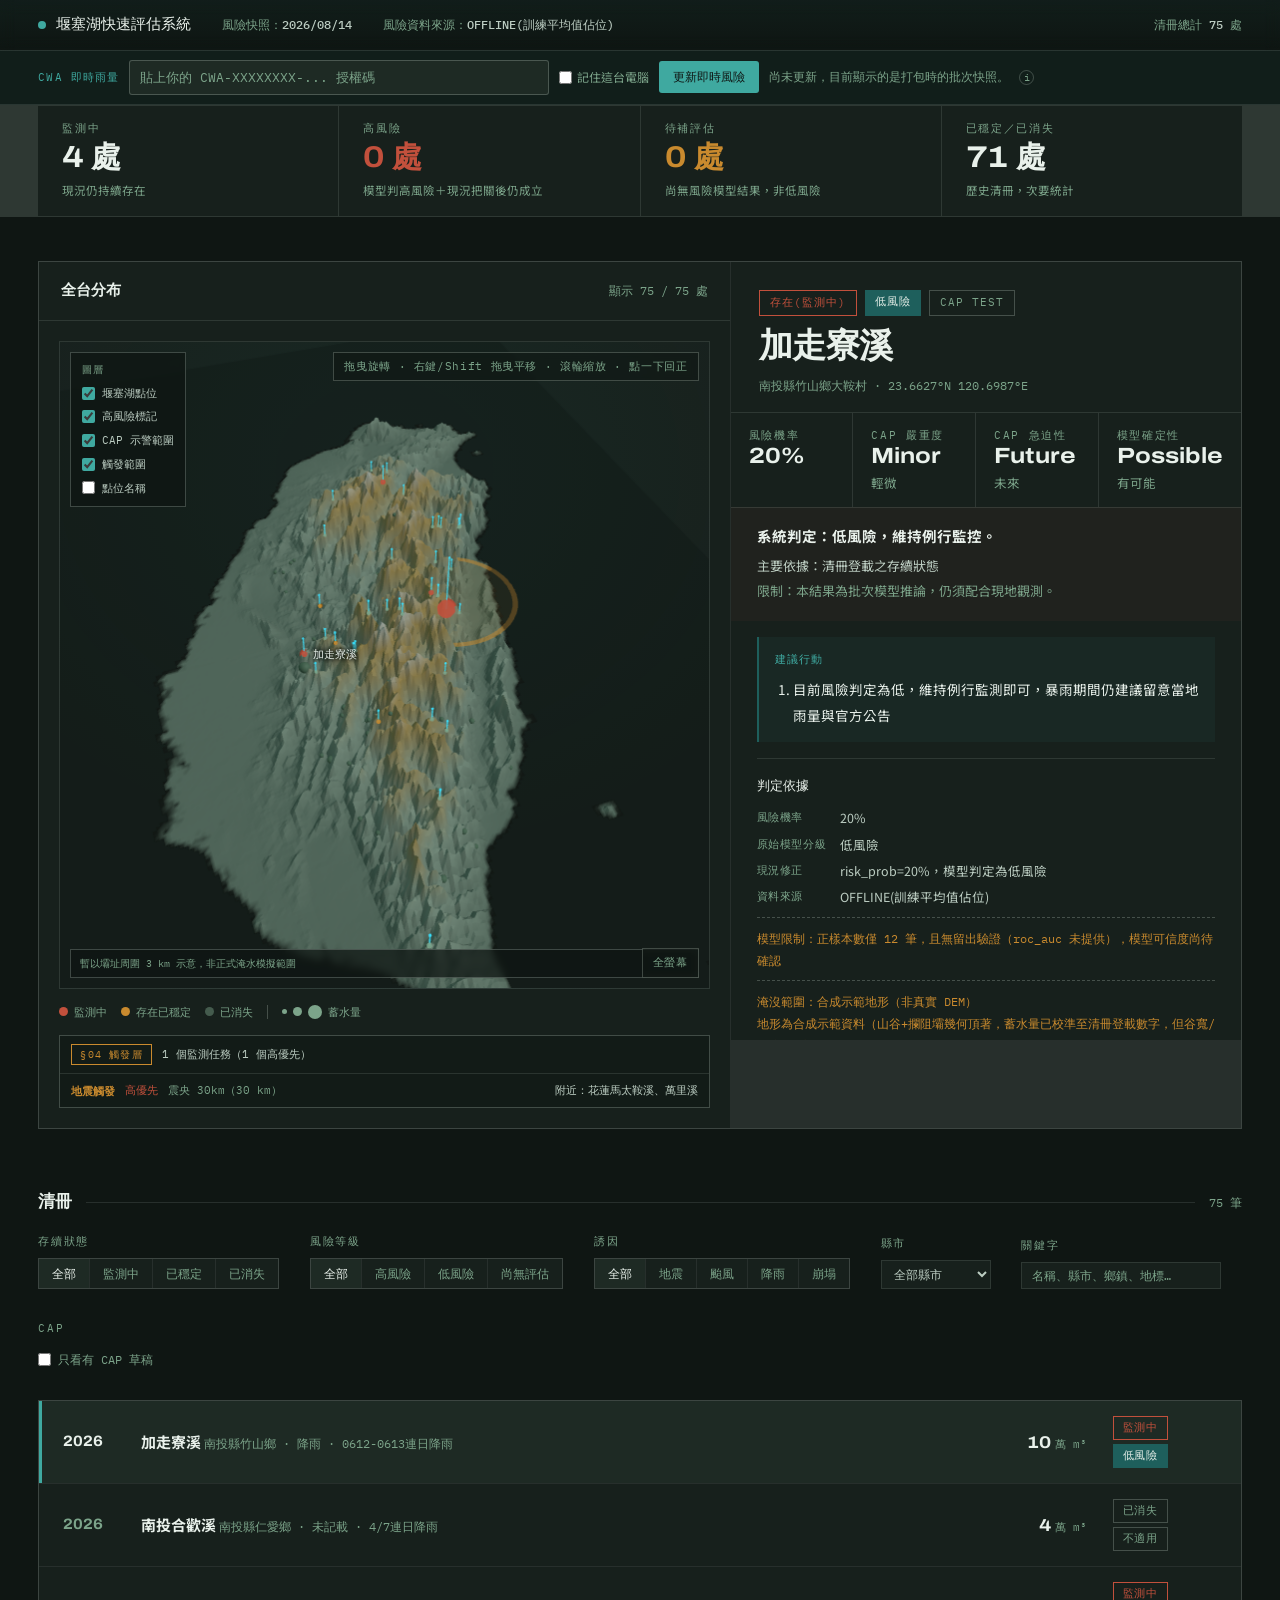
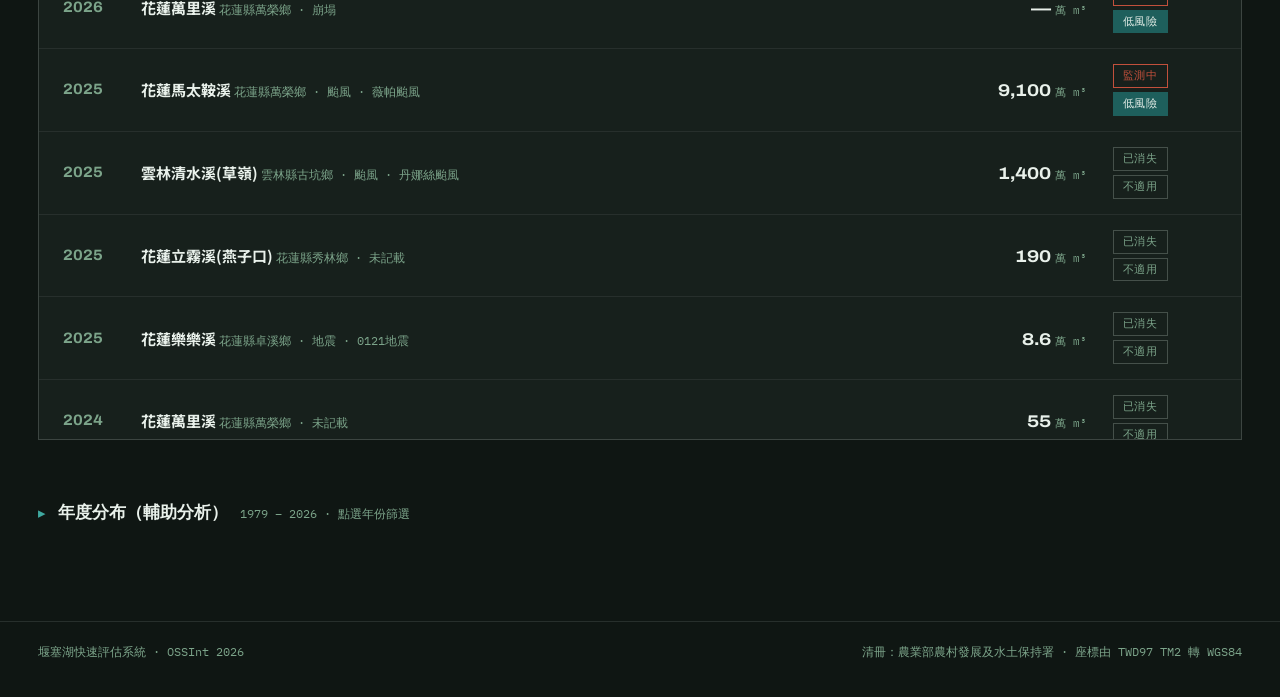
<file: code/dashboard/index.html>
<!DOCTYPE html>
<html lang="zh-Hant">
<head>
<meta charset="UTF-8">
<meta name="viewport" content="width=device-width, initial-scale=1.0">
<title>全台堰塞湖清冊 · 空間分析</title>
<link rel="preconnect" href="https://fonts.googleapis.com">
<link rel="preconnect" href="https://fonts.gstatic.com" crossorigin>
<link href="https://fonts.googleapis.com/css2?family=Archivo:wdth,wght@75..125,400..800&family=Noto+Sans+TC:wght@400;500;700&family=IBM+Plex+Mono:wght@400;500&display=swap" rel="stylesheet">
<link rel="stylesheet" href="styles.css">
</head>
<body>

<!-- 第一層：系統名稱與資料狀態 -->
<div class="statusbar">
  <div class="wrap">
    <span class="sysname"><span class="pulse"></span>堰塞湖快速評估系統</span>
    <span class="stat-meta">風險快照：<b data-bind="riskSnapshotDate">—</b></span>
    <span class="stat-meta">風險資料來源：<b data-bind="riskSource">農村水保署／ERA5-Land</b></span>
    <span class="spacer"></span>
    <span class="stat-meta">清冊總計 <b data-bind="countAll">—</b> 處</span>
  </div>
</div>

<!-- 即時雨量：在瀏覽器端直接呼叫 CWA API，金鑰只留在這台電腦（可選擇是否記住） -->
<div class="livebar">
  <div class="wrap livebar-inner">
    <span class="livebar-label">CWA 即時雨量</span>
    <input type="password" id="cwaKeyInput" class="livebar-input"
           placeholder="貼上你的 CWA-XXXXXXXX-... 授權碼" autocomplete="off">
    <label class="livebar-remember">
      <input type="checkbox" id="cwaKeyRemember">記住這台電腦
    </label>
    <button class="livebar-btn" id="cwaFetchBtn" type="button">更新即時風險</button>
    <span class="livebar-status" id="liveStatus">尚未更新，目前顯示的是打包時的批次快照。</span>
    <span class="capbar-info" tabindex="0"
          title="在你的瀏覽器裡直接呼叫 CWA 開放資料 API，金鑰只存在這台電腦（勾選「記住」才會寫進瀏覽器本機儲存），不會送到任何第三方伺服器。留空按「更新」會改用訓練平均值 offline 佔位。">i</span>
  </div>
</div>

<!-- 第二層：全台風險概況 KPI -->
<div class="kpi-bar">
  <div class="wrap kpi-grid">
    <div class="kpi-card">
      <span class="label">監測中</span>
      <b class="num" data-bind="countWatch">—</b>
      <span class="sub">現況仍持續存在</span>
    </div>
    <div class="kpi-card kpi-danger">
      <span class="label">高風險</span>
      <b class="num" data-bind="countHighRisk">—</b>
      <span class="sub">模型判高風險＋現況把關後仍成立</span>
    </div>
    <div class="kpi-card kpi-warning">
      <span class="label">待補評估</span>
      <b class="num" data-bind="countUnassessed">—</b>
      <span class="sub">尚無風險模型結果，非低風險</span>
    </div>
    <div class="kpi-card">
      <span class="label">已穩定／已消失</span>
      <b class="num" data-bind="countStableOrGone">—</b>
      <span class="sub">歷史清冊，次要統計</span>
    </div>
  </div>
</div>

<!-- CAP 示警橫幅：僅在有高風險湖泊時顯示 -->
<div class="capbar" id="capBar" hidden>
  <div class="wrap capbar-inner">
    <span class="capbar-badge">CAP 示警</span>
    <span class="capbar-text" data-bind="capBarText">—</span>
    <span class="capbar-info" tabindex="0" title="批次風險快照，非現地實測，詳見各湖 CAP 區塊">i</span>
    <button class="capbar-viewall" id="capBarViewAll" type="button">查看全部</button>
    <div class="capbar-chips" id="capBarChips"></div>
  </div>
</div>

<main class="wrap">

  <!-- 主視圖 -->
  <section class="board">

    <div class="panel map-panel">
      <div class="panel-head">
        <h2>全台分布</h2>
        <span class="head-note" data-bind="mapCount">—</span>
      </div>

      <div class="map-stage">
        <div class="map3d-wrap" id="map3dWrap">
          <canvas id="map3dCanvas" aria-label="台灣立體地形圖，標示歷年堰塞湖位置" role="img"></canvas>
          <div class="map3d-labels" id="map3dLabels"></div>

          <div class="layer-control" role="group" aria-label="地圖圖層控制">
            <span class="lc-title">圖層</span>
            <label><input type="checkbox" id="layerPoints" checked>堰塞湖點位</label>
            <label><input type="checkbox" id="layerHighRisk" checked>高風險標記</label>
            <label><input type="checkbox" id="layerCapArea" checked>CAP 示警範圍</label>
            <label><input type="checkbox" id="layerTriggerAreas" checked>觸發範圍</label>
            <label><input type="checkbox" id="layerLabels">點位名稱</label>
          </div>
          <div class="cap-preview-note">暫以壩址周圍 3 km 示意，非正式淹水模擬範圍</div>

          <div class="map-hover-card" id="mapHoverCard" hidden></div>

          <button class="map3d-hint" id="map3dReset" type="button">拖曳旋轉 · 右鍵/Shift 拖曳平移 · 滾輪縮放 · 點一下回正</button>

          <button class="map3d-fullscreen" id="map3dFullscreen" type="button" aria-label="全螢幕檢視地圖">全螢幕</button>
        </div>

        <div class="map-legend">
          <span><i class="key k-watch"></i>監測中</span>
          <span><i class="key k-stable"></i>存在已穩定</span>
          <span><i class="key k-gone"></i>已消失</span>
          <span class="sep"></span>
          <span class="scale"><i class="key sz-s"></i><i class="key sz-m"></i><i class="key sz-l"></i>蓄水量</span>
        </div>

        <div class="trigger-panel" id="triggerPanel" hidden>
          <div class="tp-head">
            <span class="tp-badge">§04 觸發層</span>
            <span class="tp-text" data-bind="triggerSummary">—</span>
          </div>
          <div class="trigger-list" id="triggerList"></div>
        </div>
      </div>
    </div>

    <div class="panel detail-panel">
      <div class="detail-head">
        <div class="badges">
          <span class="badge badge-status" data-bind="statusBadge">—</span>
          <span class="badge badge-risk" data-bind="riskBadge" hidden></span>
          <span class="badge badge-cap" hidden>CAP TEST</span>
        </div>
        <h1 data-bind="name">—</h1>
        <span class="where" data-bind="where">—</span>
      </div>

      <div class="decision-summary" id="decisionSummary"></div>

      <div class="conclusion" id="conclusion"></div>

      <div class="action-card" id="actionCard"></div>

      <div class="evidence-card" id="evidenceCard"></div>

      <div class="evidence-card" id="forecastCard"></div>

      <details class="basic-facts">
        <summary>基本資料</summary>
        <div class="readout">
          <div class="cell">
            <span class="label">蓄水量</span>
            <div><span class="num" data-bind="volume">—</span><span class="unit">萬 m³</span></div>
            <div class="sub" data-bind="volumeNote">—</div>
          </div>
          <div class="cell">
            <span class="label">形成年度</span>
            <div><span class="num" data-bind="year">—</span></div>
            <div class="sub" data-bind="formed">—</div>
          </div>
          <div class="cell">
            <span class="label">持續時間</span>
            <div><span class="num" data-bind="duration">—</span><span class="unit" data-bind="durationUnit"></span></div>
            <div class="sub" data-bind="durationNote">—</div>
          </div>
        </div>
        <dl class="facts" id="facts"></dl>
      </details>

      <div class="cap-block" id="capBlock"></div>
    </div>
  </section>

  <!-- 篩選與清單 -->
  <section class="sec">
    <div class="sec-head">
      <h2>清冊</h2>
      <span class="rule"></span>
      <span class="count" data-bind="listCount">—</span>
    </div>

    <div class="filterbar">
      <div class="filter-group" role="group" aria-label="依存續狀態篩選">
        <span class="label">存續狀態</span>
        <div class="filters">
          <button class="filter is-on" type="button" data-kind="status" data-val="all">全部</button>
          <button class="filter" type="button" data-kind="status" data-val="watch">監測中</button>
          <button class="filter" type="button" data-kind="status" data-val="stable">已穩定</button>
          <button class="filter" type="button" data-kind="status" data-val="gone">已消失</button>
        </div>
      </div>
      <div class="filter-group" role="group" aria-label="依風險等級篩選">
        <span class="label">風險等級</span>
        <div class="filters">
          <button class="filter is-on" type="button" data-kind="risk" data-val="all">全部</button>
          <button class="filter" type="button" data-kind="risk" data-val="high">高風險</button>
          <button class="filter" type="button" data-kind="risk" data-val="low">低風險</button>
          <button class="filter" type="button" data-kind="risk" data-val="none">尚無評估</button>
        </div>
      </div>
      <div class="filter-group" role="group" aria-label="依誘因篩選">
        <span class="label">誘因</span>
        <div class="filters">
          <button class="filter is-on" type="button" data-kind="cause" data-val="all">全部</button>
          <button class="filter" type="button" data-kind="cause" data-val="quake">地震</button>
          <button class="filter" type="button" data-kind="cause" data-val="typhoon">颱風</button>
          <button class="filter" type="button" data-kind="cause" data-val="rain">降雨</button>
          <button class="filter" type="button" data-kind="cause" data-val="slide">崩塌</button>
        </div>
      </div>
      <div class="filter-group">
        <span class="label">縣市</span>
        <select id="countySelect" class="county-select" aria-label="依縣市篩選">
          <option value="all">全部縣市</option>
        </select>
      </div>
      <div class="filter-group">
        <span class="label">關鍵字</span>
        <input type="search" id="searchInput" class="search-input" placeholder="名稱、縣市、鄉鎮、地標…" aria-label="關鍵字搜尋">
      </div>
      <div class="filter-group">
        <span class="label">CAP</span>
        <label class="cap-toggle-label"><input type="checkbox" id="hasCapToggle">只看有 CAP 草稿</label>
      </div>
      <button class="reset" id="resetBtn" type="button" hidden>清除全部</button>
    </div>

    <div class="active-chips" id="activeChips"></div>

    <div class="lakes" id="lakeList"></div>
    <div class="empty" id="listEmpty" hidden>
      <b>沒有符合條件的紀錄</b>
      放寬篩選條件，或按「清除全部」再試一次。
    </div>
  </section>

  <!-- 年度分布：降級為輔助洞察，預設收合，不佔據第一屏 -->
  <section class="sec">
    <details class="timeline-sec">
      <summary>
        <h2 style="display:inline">年度分布（輔助分析）</h2>
        <span class="count">1979 – 2026 · 點選年份篩選</span>
      </summary>
      <div class="panel timeline-panel">
        <svg id="timeline" viewBox="0 0 1200 260" role="img"
             aria-label="各年度堰塞湖形成數量長條圖"></svg>
        <p class="map-note" data-bind="timelineNote">—</p>
        <p class="insight-text">歷史高峰主要集中於重大地震與颱風事件年份。目前圖表反映清冊登載數量，不代表各年度災害嚴重程度。</p>
      </div>
    </details>
  </section>

</main>

<footer>
  <div class="wrap">
    <span>堰塞湖快速評估系統 · OSSInt 2026</span>
    <span>清冊：農業部農村發展及水土保持署 · 座標由 TWD97 TM2 轉 WGS84</span>
  </div>
</footer>

<script src="data/lakes.js"></script>
<script src="data/risk.js"></script>
<script src="data/inundation.js"></script>
<script src="data/forecast.js"></script>
<script src="data/trigger_tasks.js"></script>
<script src="data/terrain.js"></script>
<script src="cap.js"></script>
<script src="vendor/three.min.js"></script>
<script src="map3d.js"></script>
<script src="app.js"></script>
<script src="live.js"></script>
</body>
</html>
</file>
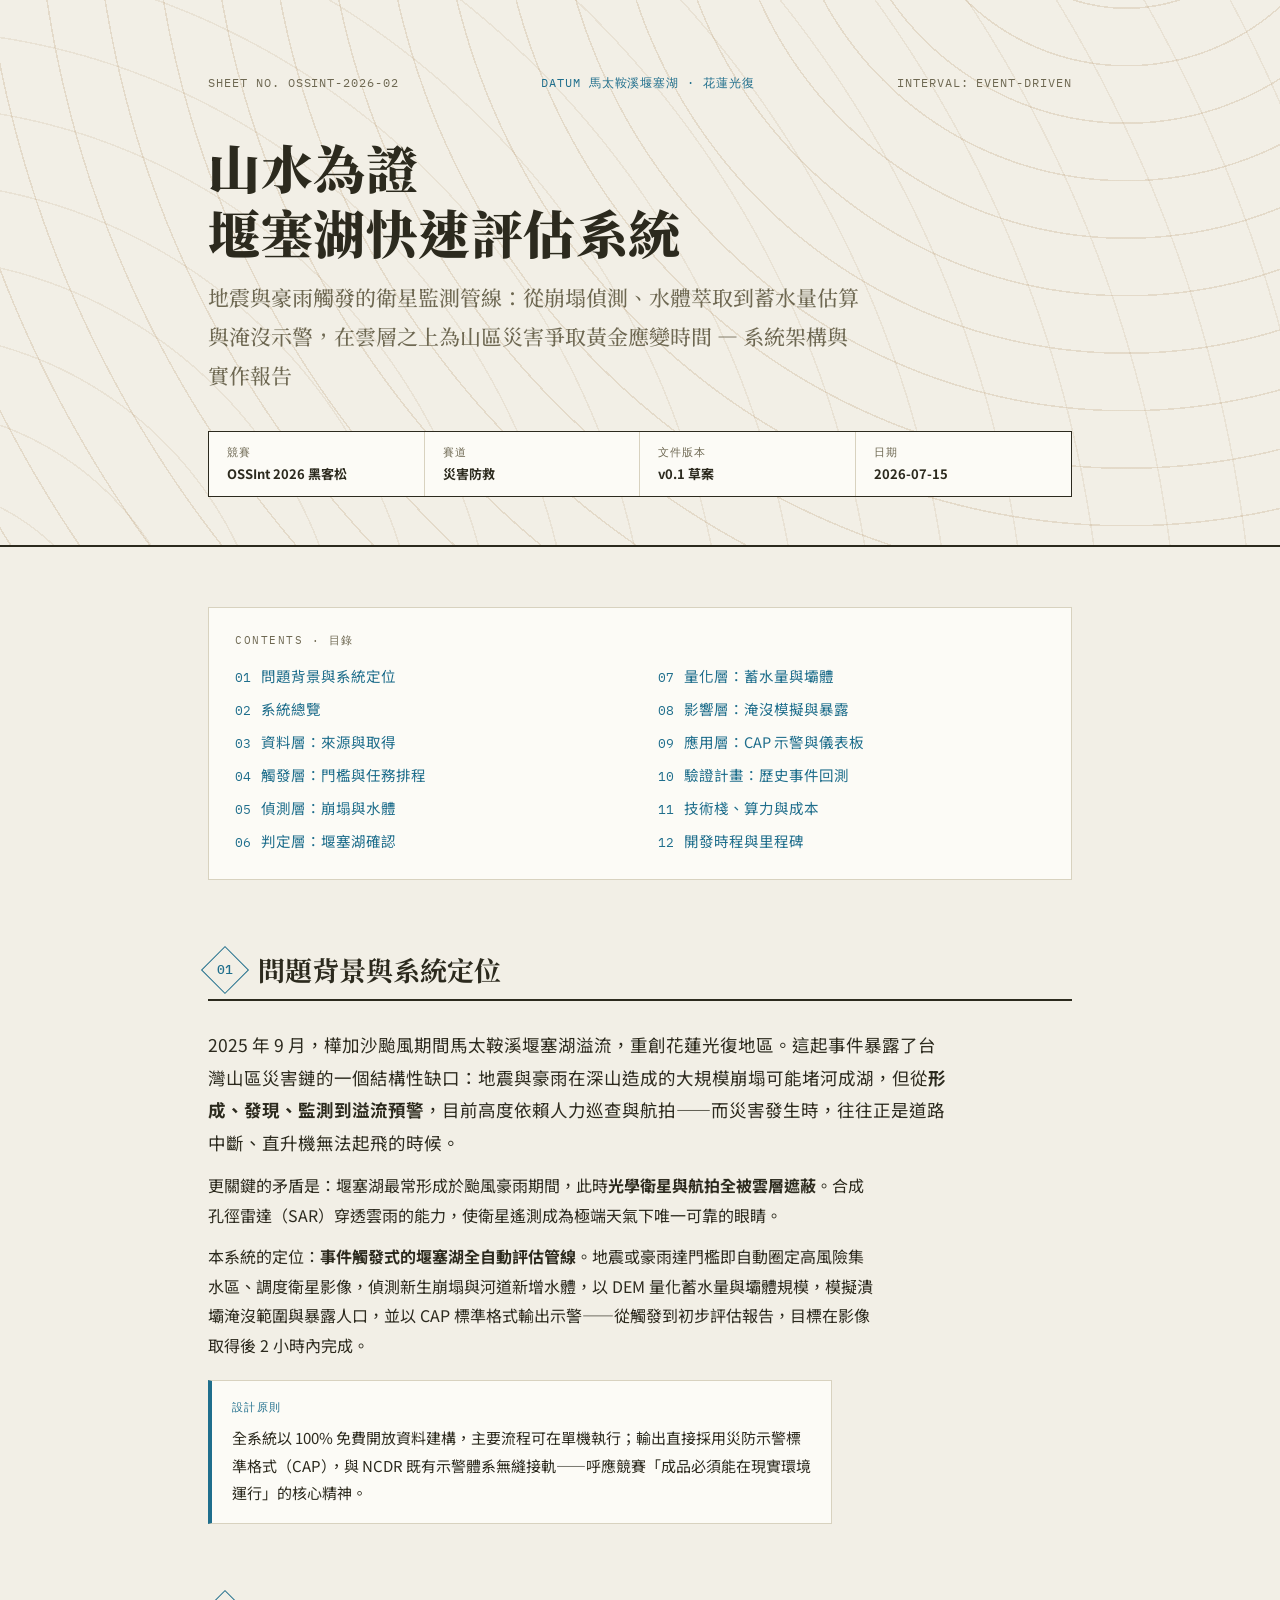
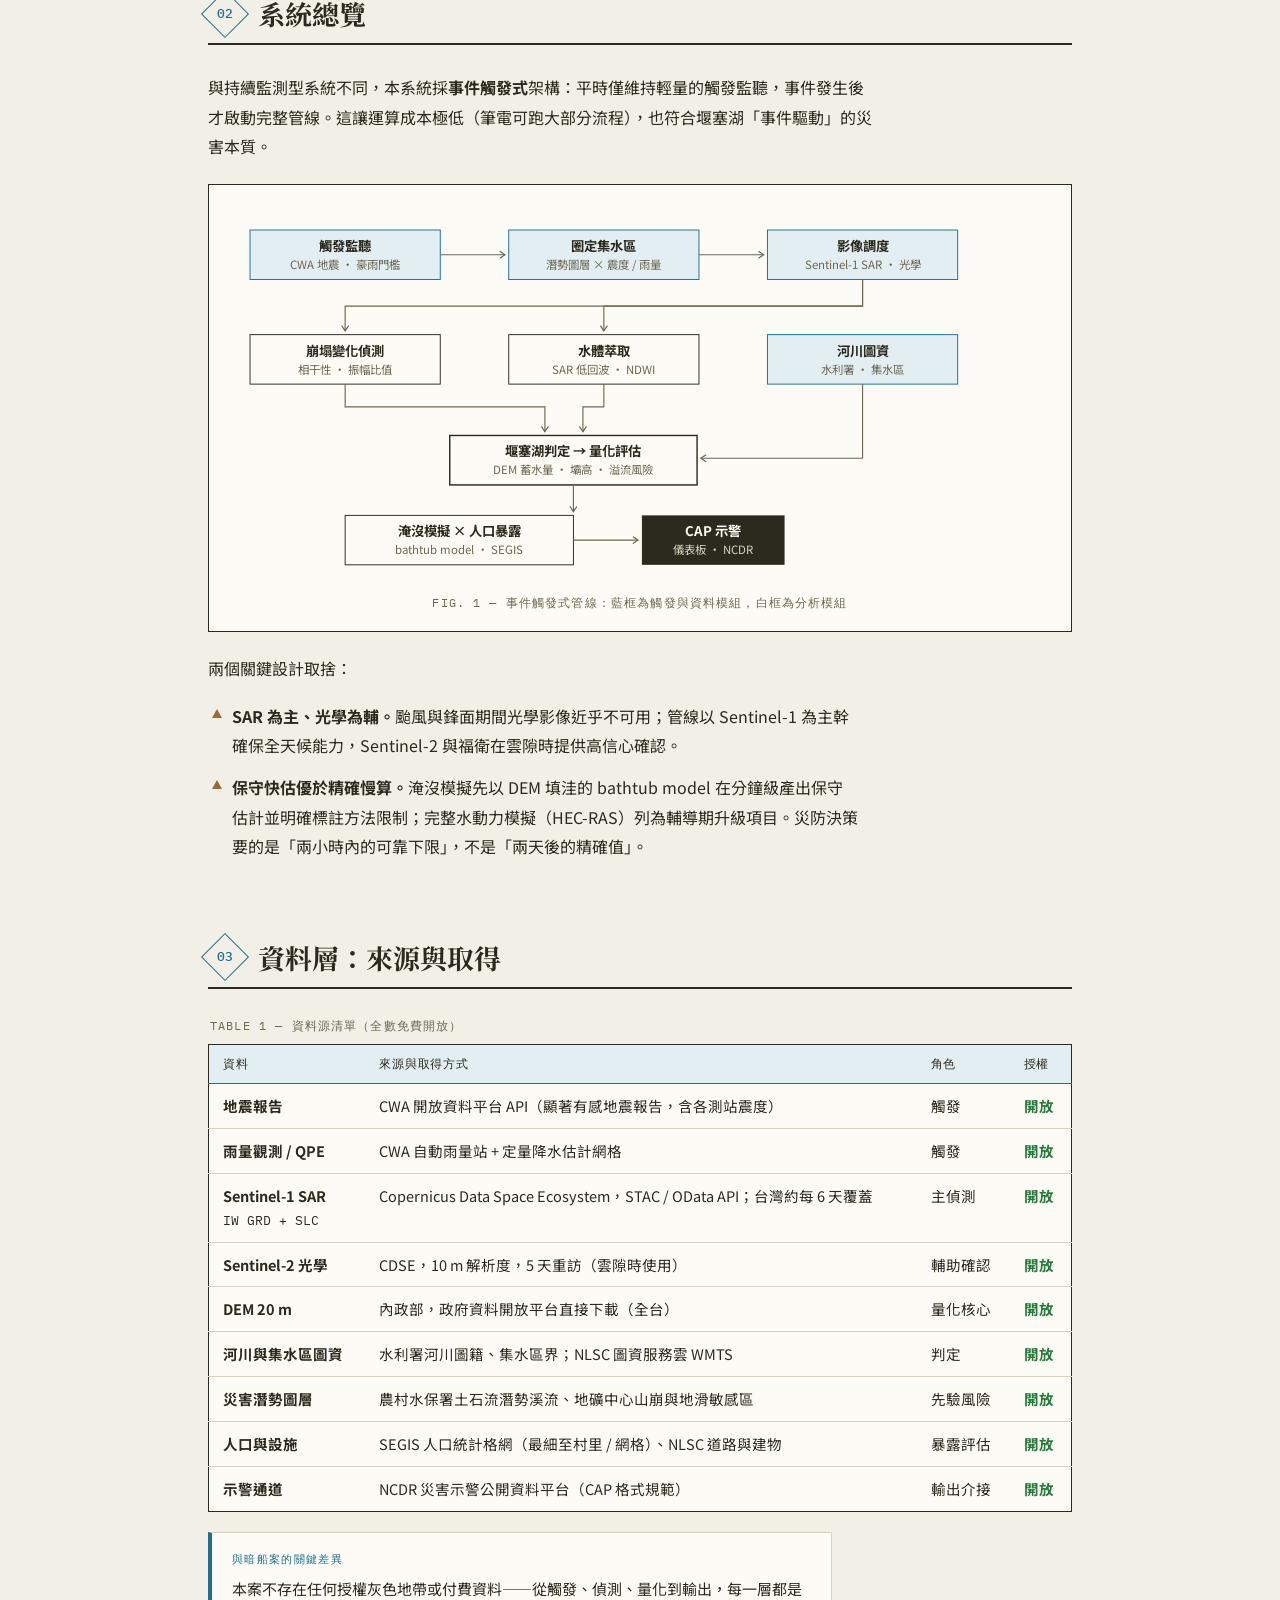
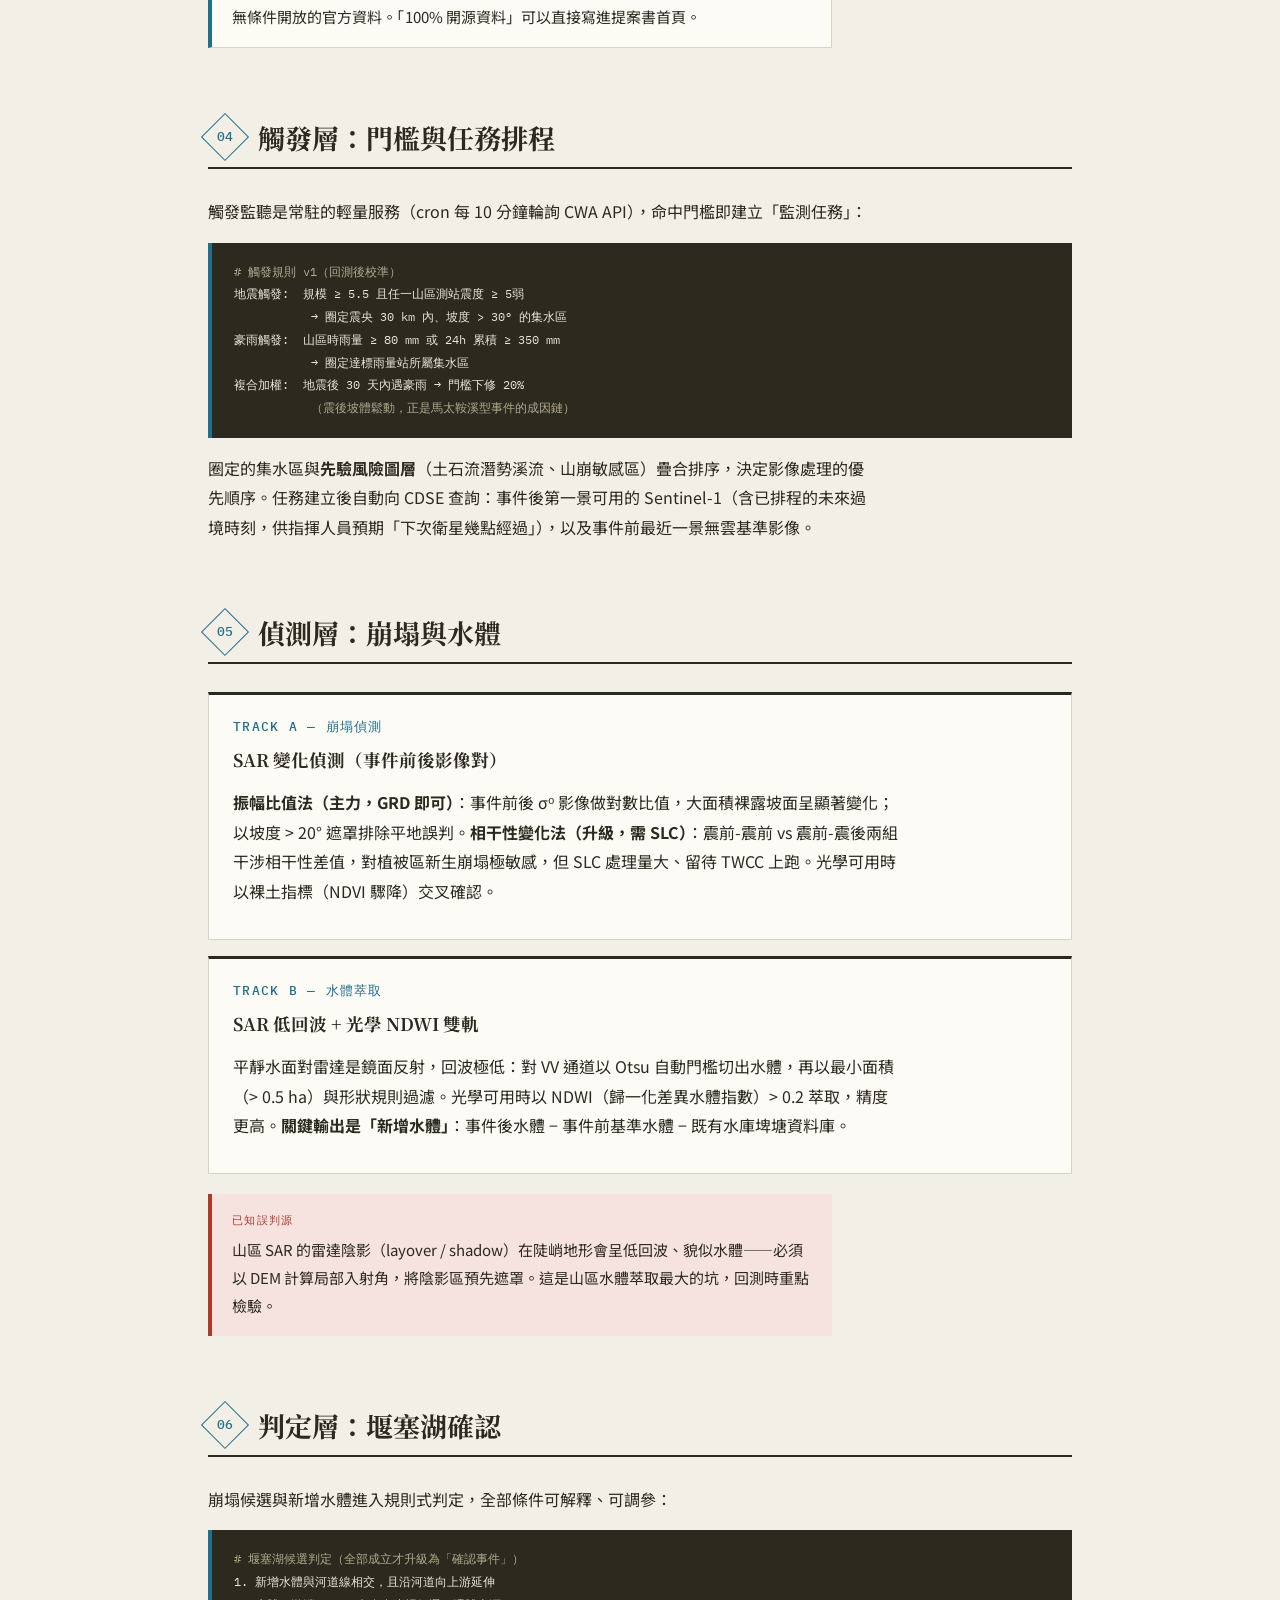
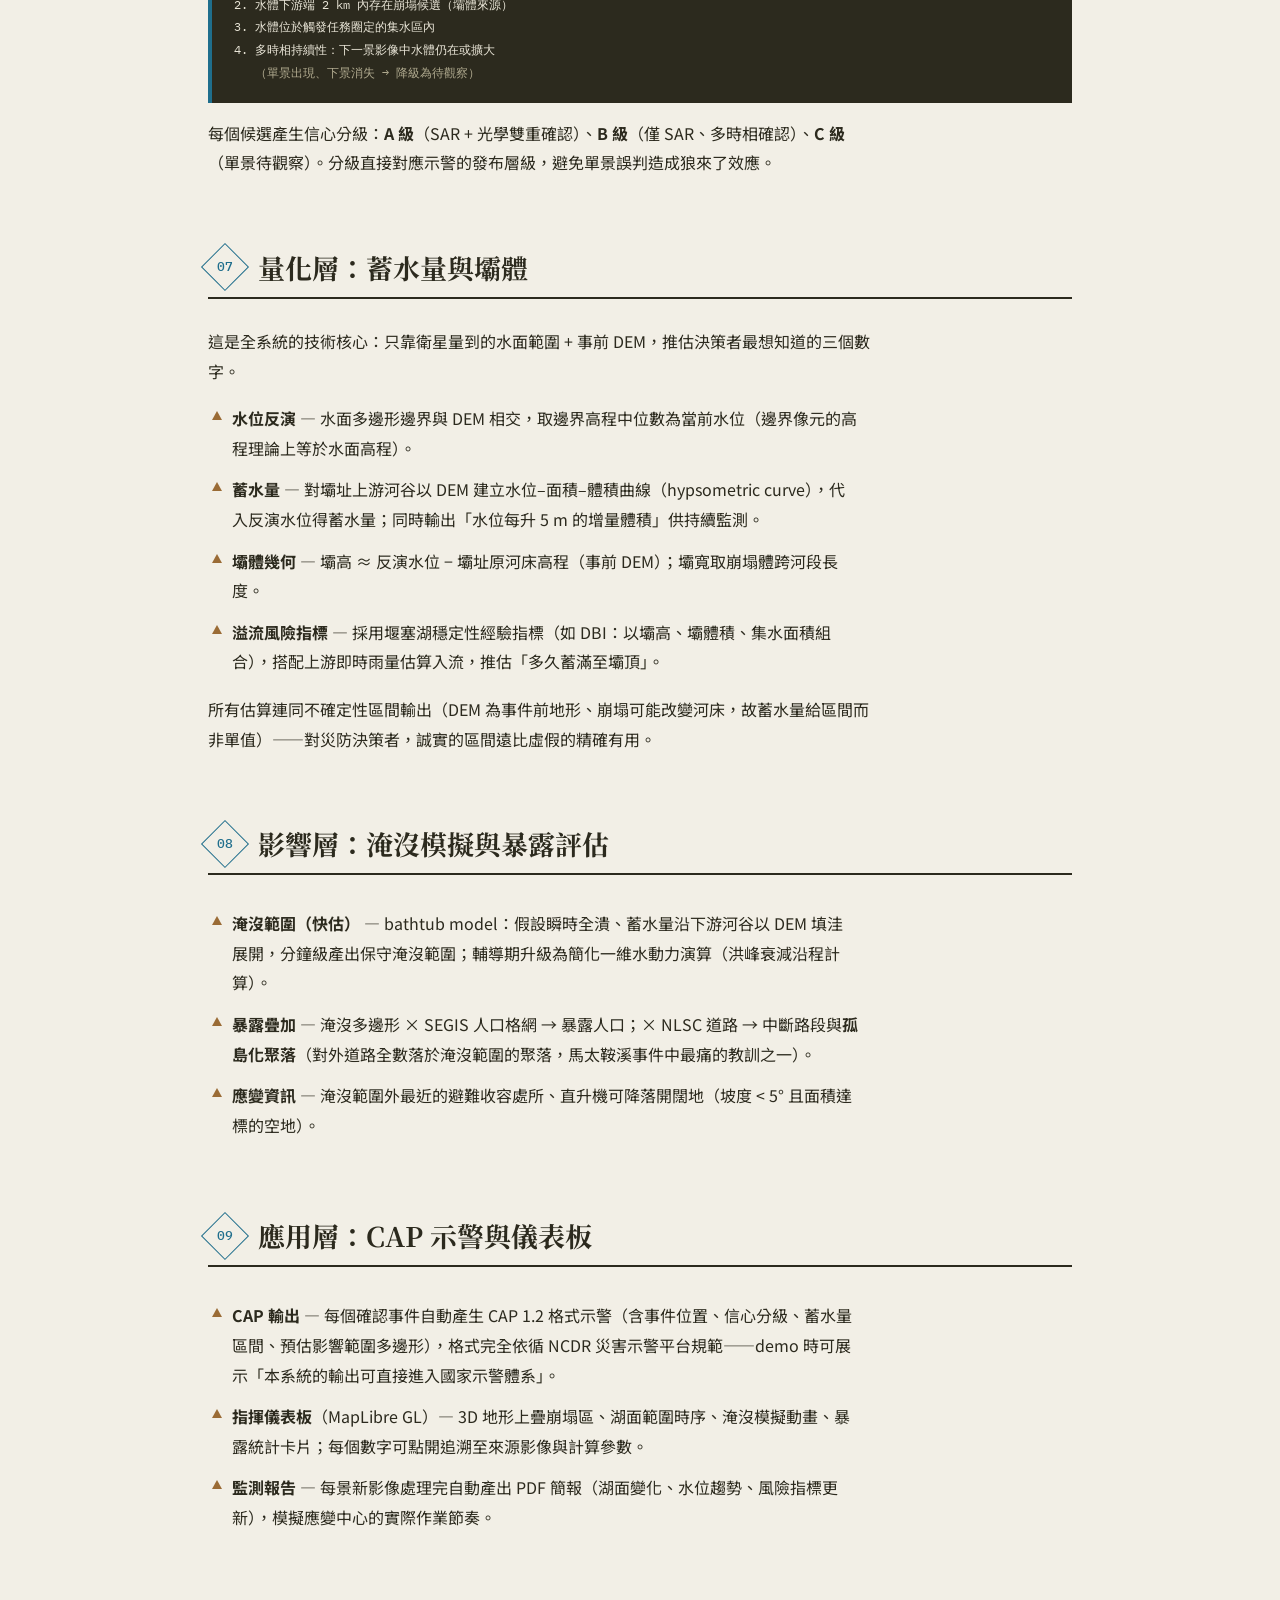
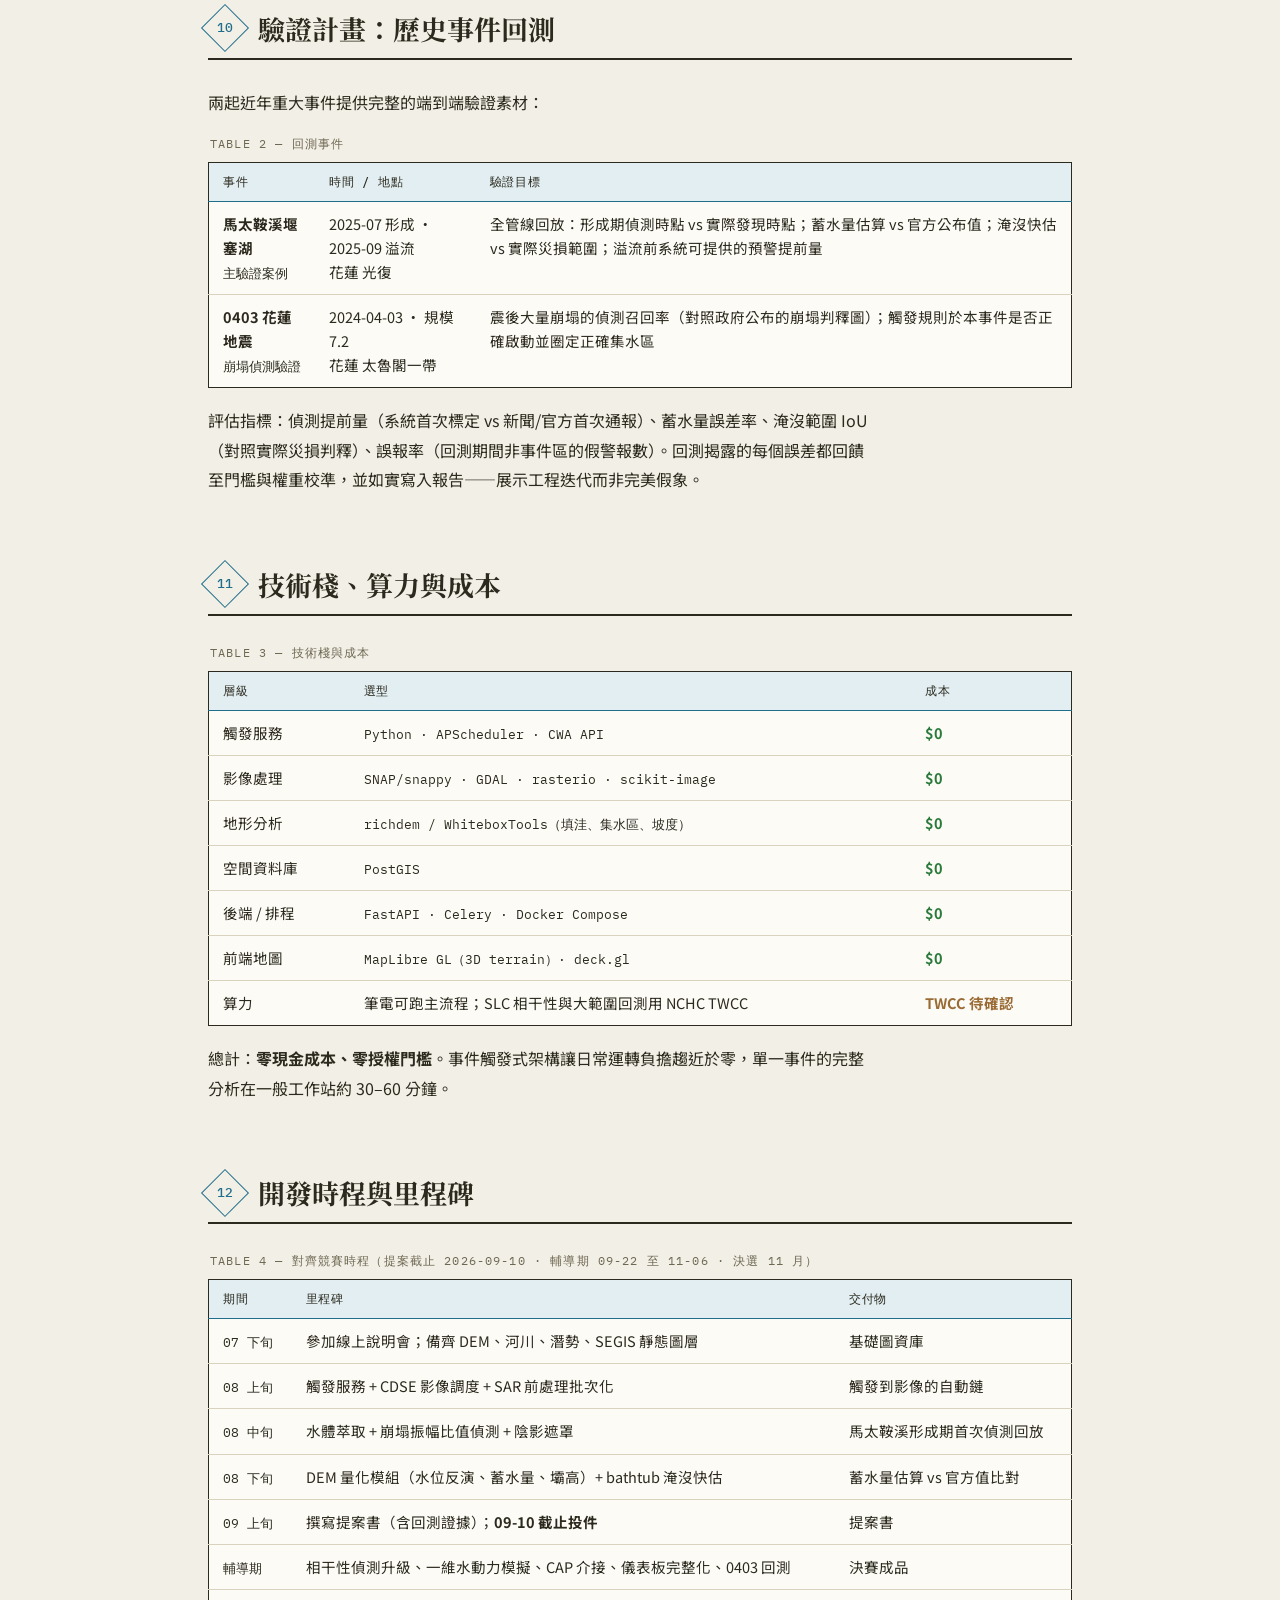
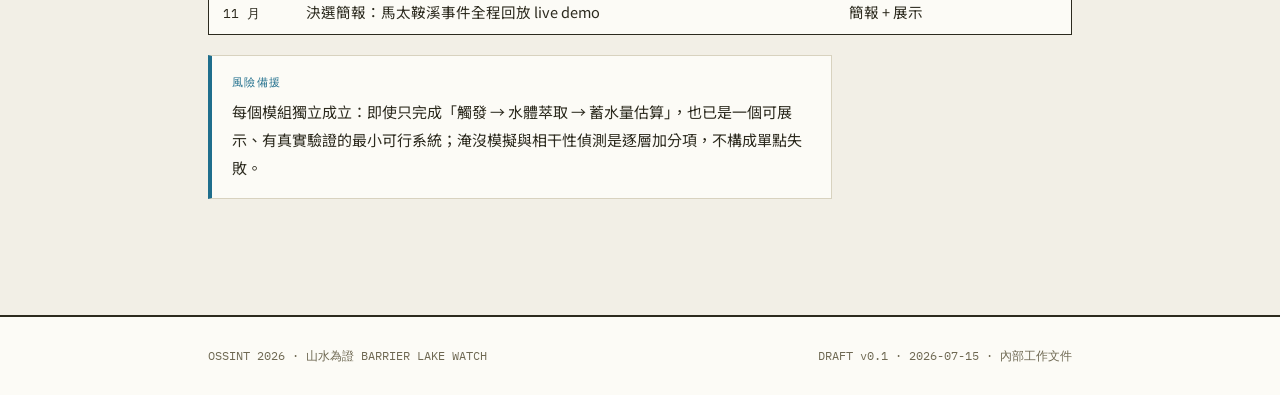
<file: docs/ossint-barrier-lake-architecture.html>
<!DOCTYPE html>
<html lang="zh-Hant">
<head>
<meta charset="UTF-8">
<meta name="viewport" content="width=device-width, initial-scale=1.0">
<title>山水為證：堰塞湖快速評估系統架構報告 — OSSInt 2026</title>
<link rel="preconnect" href="https://fonts.googleapis.com">
<link rel="preconnect" href="https://fonts.gstatic.com" crossorigin>
<link href="https://fonts.googleapis.com/css2?family=Noto+Serif+TC:wght@500;700;900&family=Noto+Sans+TC:wght@400;500;700&family=IBM+Plex+Mono:wght@400;500&display=swap" rel="stylesheet">
<style>
  :root{
    --terrain:#F2EFE6;
    --paper:#FCFBF6;
    --ink:#2C2A1E;
    --muted:#6E6852;
    --hairline:#D8D2BF;
    --river:#1F6E8C;
    --river-soft:#E2EEF2;
    --contour:#9A6B35;
    --hazard:#AE3A2C;
    --hazard-soft:#F6E3DF;
    --mono:'IBM Plex Mono',ui-monospace,monospace;
    --serif:'Noto Serif TC',serif;
    --sans:'Noto Sans TC',system-ui,sans-serif;
  }
  *{box-sizing:border-box;margin:0;padding:0}
  html{scroll-behavior:smooth}
  @media (prefers-reduced-motion: reduce){html{scroll-behavior:auto}}
  body{
    background:var(--terrain);
    color:var(--ink);
    font-family:var(--sans);
    font-size:16px;
    line-height:1.85;
  }
  a{color:var(--river);text-decoration:none;border-bottom:1px solid transparent}
  a:hover,a:focus-visible{border-bottom-color:var(--river)}
  a:focus-visible{outline:2px solid var(--river);outline-offset:2px}

  /* ── Masthead：等高線圖幅角 ── */
  .masthead{
    position:relative;
    border-bottom:2px solid var(--ink);
    background:
      repeating-radial-gradient(circle at 88% -30%, transparent 0 56px, rgba(154,107,53,.16) 56px 57.5px),
      repeating-radial-gradient(circle at -8% 130%, transparent 0 74px, rgba(154,107,53,.10) 74px 75.5px),
      var(--terrain);
    overflow:hidden;
  }
  .masthead-inner{
    max-width:920px;margin:0 auto;
    padding:72px 28px 48px;
    position:relative;
  }
  .sheet-corner{
    font-family:var(--mono);
    font-size:12px;letter-spacing:.08em;
    color:var(--muted);
    display:flex;justify-content:space-between;flex-wrap:wrap;gap:8px;
    margin-bottom:40px;
  }
  .sheet-corner .fix{color:var(--river)}
  h1{
    font-family:var(--serif);font-weight:900;
    font-size:clamp(32px,5.4vw,52px);
    line-height:1.25;letter-spacing:.01em;
  }
  .subtitle{
    font-family:var(--serif);font-weight:500;
    font-size:clamp(17px,2.4vw,21px);
    color:var(--muted);margin-top:14px;max-width:660px;
  }
  .meta-strip{
    margin-top:36px;
    display:flex;flex-wrap:wrap;gap:0;
    border:1px solid var(--ink);
    background:var(--paper);
    font-size:13px;
  }
  .meta-strip div{
    padding:10px 18px;flex:1 1 160px;
    border-right:1px solid var(--hairline);
  }
  .meta-strip div:last-child{border-right:none}
  .meta-strip .k{font-family:var(--mono);font-size:11px;letter-spacing:.1em;color:var(--muted);display:block}
  .meta-strip .v{font-weight:700}

  main{max-width:920px;margin:0 auto;padding:24px 28px 96px}
  .toc{
    background:var(--paper);
    border:1px solid var(--hairline);
    padding:22px 26px;margin:36px 0 12px;
    font-size:14.5px;
  }
  .toc-title{font-family:var(--mono);font-size:11px;letter-spacing:.14em;color:var(--muted);margin-bottom:10px}
  .toc ol{list-style:none;columns:2;column-gap:36px}
  .toc li{padding:3px 0;break-inside:avoid}
  .toc .no{font-family:var(--mono);color:var(--river);margin-right:10px;font-size:12.5px}

  section{margin-top:72px}
  .sec-mark{
    display:flex;align-items:center;gap:16px;
    border-bottom:2px solid var(--ink);
    padding-bottom:12px;margin-bottom:28px;
  }
  .bench{
    font-family:var(--mono);font-weight:500;font-size:12.5px;
    color:var(--river);
    border:1.5px solid var(--river);
    width:34px;height:34px;flex:0 0 34px;
    transform:rotate(45deg);
    display:flex;align-items:center;justify-content:center;
  }
  .bench span{transform:rotate(-45deg)}
  h2{font-family:var(--serif);font-weight:700;font-size:27px;line-height:1.3}
  h3{
    font-family:var(--serif);font-weight:700;font-size:19px;
    margin:34px 0 12px;
    display:flex;align-items:center;gap:10px;
  }
  h3::before{content:"";width:14px;height:2px;background:var(--river);flex:0 0 14px}
  p{margin:12px 0;max-width:74ch}
  strong{font-weight:700}
  .lead{font-size:17.5px}

  ul.plain{margin:12px 0 12px 2px;list-style:none}
  ul.plain li{
    padding:6px 0 6px 22px;position:relative;max-width:72ch;
  }
  ul.plain li::before{
    content:"";position:absolute;left:2px;top:13px;
    width:0;height:0;
    border-left:5px solid transparent;border-right:5px solid transparent;
    border-bottom:9px solid var(--contour);
  }

  table{
    width:100%;border-collapse:collapse;
    background:var(--paper);
    font-size:14.5px;line-height:1.65;
    margin:18px 0;
    border:1px solid var(--ink);
  }
  caption{
    caption-side:top;text-align:left;
    font-family:var(--mono);font-size:11.5px;letter-spacing:.1em;
    color:var(--muted);padding:0 0 8px 2px;
  }
  th{
    font-family:var(--mono);font-weight:500;font-size:12px;letter-spacing:.06em;
    text-align:left;color:var(--ink);
    background:var(--river-soft);
    border-bottom:1.5px solid var(--river);
    padding:9px 14px;
  }
  td{padding:10px 14px;border-bottom:1px solid var(--hairline);vertical-align:top}
  tr:last-child td{border-bottom:none}
  td .m{font-family:var(--mono);font-size:12.8px}
  .free{color:#2A7A3B;font-weight:700;white-space:nowrap}
  .cond{color:var(--contour);font-weight:700;white-space:nowrap}

  pre{
    background:var(--ink);color:#EAE6D8;
    font-family:var(--mono);font-size:13px;line-height:1.75;
    padding:18px 22px;overflow-x:auto;
    margin:16px 0;
    border-left:4px solid var(--river);
  }
  code{font-family:var(--mono);font-size:.92em;background:var(--paper);border:1px solid var(--hairline);padding:1px 6px}
  pre code{background:none;border:none;padding:0}
  .cmt{color:#B0AA8F}

  .note,.warn{
    padding:16px 20px;margin:20px 0;max-width:78ch;
    background:var(--paper);font-size:15px;
  }
  .note{border-left:4px solid var(--river);border-top:1px solid var(--hairline);border-right:1px solid var(--hairline);border-bottom:1px solid var(--hairline)}
  .warn{border-left:4px solid var(--hazard);background:var(--hazard-soft)}
  .note .tag,.warn .tag{
    font-family:var(--mono);font-size:11px;letter-spacing:.12em;display:block;margin-bottom:6px;
  }
  .note .tag{color:var(--river)}
  .warn .tag{color:var(--hazard)}

  .fig{
    background:var(--paper);border:1px solid var(--ink);
    padding:26px 22px 18px;margin:22px 0;
  }
  .fig-cap{
    font-family:var(--mono);font-size:11.5px;letter-spacing:.1em;
    color:var(--muted);margin-top:12px;text-align:center;
  }
  svg{width:100%;height:auto;display:block}

  .stage{
    background:var(--paper);border:1px solid var(--hairline);
    border-top:3px solid var(--ink);
    padding:20px 24px;margin:16px 0;
  }
  .stage h4{
    font-family:var(--mono);font-weight:500;font-size:12.5px;letter-spacing:.1em;
    color:var(--river);margin-bottom:6px;
  }
  .stage .stage-title{font-family:var(--serif);font-weight:700;font-size:17.5px;margin-bottom:8px}

  footer{
    border-top:2px solid var(--ink);
    background:var(--paper);
  }
  .footer-inner{
    max-width:920px;margin:0 auto;padding:28px;
    font-family:var(--mono);font-size:12px;color:var(--muted);
    display:flex;justify-content:space-between;flex-wrap:wrap;gap:10px;
  }
  @media (max-width:640px){
    .toc ol{columns:1}
    .meta-strip div{flex:1 1 100%;border-right:none;border-bottom:1px solid var(--hairline)}
  }
  @media print{
    body{background:#fff}
    .masthead{background:#fff}
    pre{white-space:pre-wrap}
  }
</style>
</head>
<body>

<header class="masthead">
  <div class="masthead-inner">
    <div class="sheet-corner">
      <span>SHEET NO. OSSINT-2026-02</span>
      <span class="fix">DATUM 馬太鞍溪堰塞湖 · 花蓮光復</span>
      <span>INTERVAL: EVENT-DRIVEN</span>
    </div>
    <h1>山水為證<br>堰塞湖快速評估系統</h1>
    <p class="subtitle">地震與豪雨觸發的衛星監測管線：從崩塌偵測、水體萃取到蓄水量估算與淹沒示警，在雲層之上為山區災害爭取黃金應變時間 — 系統架構與實作報告</p>
    <div class="meta-strip">
      <div><span class="k">競賽</span><span class="v">OSSInt 2026 黑客松</span></div>
      <div><span class="k">賽道</span><span class="v">災害防救</span></div>
      <div><span class="k">文件版本</span><span class="v">v0.1 草案</span></div>
      <div><span class="k">日期</span><span class="v">2026-07-15</span></div>
    </div>
  </div>
</header>

<main>

<nav class="toc" aria-label="目錄">
  <div class="toc-title">CONTENTS · 目錄</div>
  <ol>
    <li><span class="no">01</span><a href="#s1">問題背景與系統定位</a></li>
    <li><span class="no">02</span><a href="#s2">系統總覽</a></li>
    <li><span class="no">03</span><a href="#s3">資料層：來源與取得</a></li>
    <li><span class="no">04</span><a href="#s4">觸發層：門檻與任務排程</a></li>
    <li><span class="no">05</span><a href="#s5">偵測層：崩塌與水體</a></li>
    <li><span class="no">06</span><a href="#s6">判定層：堰塞湖確認</a></li>
    <li><span class="no">07</span><a href="#s7">量化層：蓄水量與壩體</a></li>
    <li><span class="no">08</span><a href="#s8">影響層：淹沒模擬與暴露</a></li>
    <li><span class="no">09</span><a href="#s9">應用層：CAP 示警與儀表板</a></li>
    <li><span class="no">10</span><a href="#s10">驗證計畫：歷史事件回測</a></li>
    <li><span class="no">11</span><a href="#s11">技術棧、算力與成本</a></li>
    <li><span class="no">12</span><a href="#s12">開發時程與里程碑</a></li>
  </ol>
</nav>

<!-- ══════════ 01 ══════════ -->
<section id="s1">
  <div class="sec-mark"><span class="bench"><span>01</span></span><h2>問題背景與系統定位</h2></div>
  <p class="lead">2025 年 9 月，樺加沙颱風期間馬太鞍溪堰塞湖溢流，重創花蓮光復地區。這起事件暴露了台灣山區災害鏈的一個結構性缺口：地震與豪雨在深山造成的大規模崩塌可能堵河成湖，但從<strong>形成、發現、監測到溢流預警</strong>，目前高度依賴人力巡查與航拍——而災害發生時，往往正是道路中斷、直升機無法起飛的時候。</p>
  <p>更關鍵的矛盾是：堰塞湖最常形成於颱風豪雨期間，此時<strong>光學衛星與航拍全被雲層遮蔽</strong>。合成孔徑雷達（SAR）穿透雲雨的能力，使衛星遙測成為極端天氣下唯一可靠的眼睛。</p>
  <p>本系統的定位：<strong>事件觸發式的堰塞湖全自動評估管線</strong>。地震或豪雨達門檻即自動圈定高風險集水區、調度衛星影像，偵測新生崩塌與河道新增水體，以 DEM 量化蓄水量與壩體規模，模擬潰壩淹沒範圍與暴露人口，並以 CAP 標準格式輸出示警——從觸發到初步評估報告，目標在影像取得後 2 小時內完成。</p>
  <div class="note">
    <span class="tag">設計原則</span>
    全系統以 100% 免費開放資料建構，主要流程可在單機執行；輸出直接採用災防示警標準格式（CAP），與 NCDR 既有示警體系無縫接軌——呼應競賽「成品必須能在現實環境運行」的核心精神。
  </div>
</section>

<!-- ══════════ 02 ══════════ -->
<section id="s2">
  <div class="sec-mark"><span class="bench"><span>02</span></span><h2>系統總覽</h2></div>
  <p>與持續監測型系統不同，本系統採<strong>事件觸發式</strong>架構：平時僅維持輕量的觸發監聽，事件發生後才啟動完整管線。這讓運算成本極低（筆電可跑大部分流程），也符合堰塞湖「事件驅動」的災害本質。</p>

  <div class="fig">
    <svg viewBox="0 0 860 388" role="img" aria-label="事件觸發式六階段資料流圖">
      <defs>
        <marker id="ah" viewBox="0 0 10 10" refX="8" refY="5" markerWidth="7" markerHeight="7" orient="auto">
          <path d="M2 1L8 5L2 9" fill="none" stroke="#6E6852" stroke-width="1.5" stroke-linecap="round"/>
        </marker>
      </defs>
      <g font-family="'Noto Sans TC',sans-serif" font-size="14">
        <!-- trigger row -->
        <rect x="20" y="20" width="200" height="52" fill="#E2EEF2" stroke="#1F6E8C" stroke-width="1"/>
        <text x="120" y="42" text-anchor="middle" font-weight="700" fill="#2C2A1E">觸發監聽</text>
        <text x="120" y="61" text-anchor="middle" font-size="12" fill="#6E6852">CWA 地震 · 豪雨門檻</text>

        <line x1="220" y1="46" x2="288" y2="46" stroke="#6E6852" stroke-width="1.2" marker-end="url(#ah)"/>

        <rect x="292" y="20" width="200" height="52" fill="#E2EEF2" stroke="#1F6E8C" stroke-width="1"/>
        <text x="392" y="42" text-anchor="middle" font-weight="700" fill="#2C2A1E">圈定集水區</text>
        <text x="392" y="61" text-anchor="middle" font-size="12" fill="#6E6852">潛勢圖層 × 震度 / 雨量</text>

        <line x1="492" y1="46" x2="560" y2="46" stroke="#6E6852" stroke-width="1.2" marker-end="url(#ah)"/>

        <rect x="564" y="20" width="200" height="52" fill="#E2EEF2" stroke="#1F6E8C" stroke-width="1"/>
        <text x="664" y="42" text-anchor="middle" font-weight="700" fill="#2C2A1E">影像調度</text>
        <text x="664" y="61" text-anchor="middle" font-size="12" fill="#6E6852">Sentinel-1 SAR · 光學</text>

        <path d="M664 72 L664 100 L120 100 L120 126" fill="none" stroke="#6E6852" stroke-width="1.2" marker-end="url(#ah)"/>
        <path d="M664 72 L664 100 L392 100 L392 126" fill="none" stroke="#6E6852" stroke-width="1.2" marker-end="url(#ah)"/>

        <!-- detect row -->
        <rect x="20" y="130" width="200" height="52" fill="#FCFBF6" stroke="#2C2A1E" stroke-width="1"/>
        <text x="120" y="152" text-anchor="middle" font-weight="700" fill="#2C2A1E">崩塌變化偵測</text>
        <text x="120" y="171" text-anchor="middle" font-size="12" fill="#6E6852">相干性 · 振幅比值</text>

        <rect x="292" y="130" width="200" height="52" fill="#FCFBF6" stroke="#2C2A1E" stroke-width="1"/>
        <text x="392" y="152" text-anchor="middle" font-weight="700" fill="#2C2A1E">水體萃取</text>
        <text x="392" y="171" text-anchor="middle" font-size="12" fill="#6E6852">SAR 低回波 · NDWI</text>

        <rect x="564" y="130" width="200" height="52" fill="#E2EEF2" stroke="#1F6E8C" stroke-width="1"/>
        <text x="664" y="152" text-anchor="middle" font-weight="700" fill="#2C2A1E">河川圖資</text>
        <text x="664" y="171" text-anchor="middle" font-size="12" fill="#6E6852">水利署 · 集水區</text>

        <path d="M120 182 L120 206 L330 206 L330 232" fill="none" stroke="#6E6852" stroke-width="1.2" marker-end="url(#ah)"/>
        <path d="M392 182 L392 206 L370 206 L370 232" fill="none" stroke="#6E6852" stroke-width="1.2" marker-end="url(#ah)"/>
        <path d="M664 182 L664 260 L494 260" fill="none" stroke="#6E6852" stroke-width="1.2" marker-end="url(#ah)"/>

        <!-- assess row -->
        <rect x="230" y="236" width="260" height="52" fill="#FCFBF6" stroke="#2C2A1E" stroke-width="1.5"/>
        <text x="360" y="258" text-anchor="middle" font-weight="700" fill="#2C2A1E">堰塞湖判定 → 量化評估</text>
        <text x="360" y="277" text-anchor="middle" font-size="12" fill="#6E6852">DEM 蓄水量 · 壩高 · 溢流風險</text>

        <path d="M360 288 L360 316" fill="none" stroke="#6E6852" stroke-width="1.2" marker-end="url(#ah)"/>

        <!-- output row -->
        <rect x="120" y="320" width="240" height="52" fill="#FCFBF6" stroke="#2C2A1E" stroke-width="1"/>
        <text x="240" y="342" text-anchor="middle" font-weight="700" fill="#2C2A1E">淹沒模擬 × 人口暴露</text>
        <text x="240" y="361" text-anchor="middle" font-size="12" fill="#6E6852">bathtub model · SEGIS</text>

        <line x1="360" y1="346" x2="428" y2="346" stroke="#6E6852" stroke-width="1.2" marker-end="url(#ah)"/>

        <rect x="432" y="320" width="150" height="52" fill="#2C2A1E"/>
        <text x="507" y="342" text-anchor="middle" font-weight="700" fill="#FCFBF6">CAP 示警</text>
        <text x="507" y="361" text-anchor="middle" font-size="12" fill="#D8D2BF">儀表板 · NCDR</text>
      </g>
    </svg>
    <div class="fig-cap">FIG. 1 — 事件觸發式管線：藍框為觸發與資料模組，白框為分析模組</div>
  </div>

  <p>兩個關鍵設計取捨：</p>
  <ul class="plain">
    <li><strong>SAR 為主、光學為輔。</strong>颱風與鋒面期間光學影像近乎不可用；管線以 Sentinel-1 為主幹確保全天候能力，Sentinel-2 與福衛在雲隙時提供高信心確認。</li>
    <li><strong>保守快估優於精確慢算。</strong>淹沒模擬先以 DEM 填洼的 bathtub model 在分鐘級產出保守估計並明確標註方法限制；完整水動力模擬（HEC-RAS）列為輔導期升級項目。災防決策要的是「兩小時內的可靠下限」，不是「兩天後的精確值」。</li>
  </ul>
</section>

<!-- ══════════ 03 ══════════ -->
<section id="s3">
  <div class="sec-mark"><span class="bench"><span>03</span></span><h2>資料層：來源與取得</h2></div>

  <table>
    <caption>TABLE 1 — 資料源清單（全數免費開放）</caption>
    <thead><tr><th>資料</th><th>來源與取得方式</th><th>角色</th><th>授權</th></tr></thead>
    <tbody>
      <tr>
        <td><strong>地震報告</strong></td>
        <td>CWA 開放資料平台 API（顯著有感地震報告，含各測站震度）</td>
        <td>觸發</td>
        <td class="free">開放</td>
      </tr>
      <tr>
        <td><strong>雨量觀測 / QPE</strong></td>
        <td>CWA 自動雨量站 + 定量降水估計網格</td>
        <td>觸發</td>
        <td class="free">開放</td>
      </tr>
      <tr>
        <td><strong>Sentinel-1 SAR</strong><br><span class="m">IW GRD + SLC</span></td>
        <td>Copernicus Data Space Ecosystem，STAC / OData API；台灣約每 6 天覆蓋</td>
        <td>主偵測</td>
        <td class="free">開放</td>
      </tr>
      <tr>
        <td><strong>Sentinel-2 光學</strong></td>
        <td>CDSE，10 m 解析度，5 天重訪（雲隙時使用）</td>
        <td>輔助確認</td>
        <td class="free">開放</td>
      </tr>
      <tr>
        <td><strong>DEM 20 m</strong></td>
        <td>內政部，政府資料開放平台直接下載（全台）</td>
        <td>量化核心</td>
        <td class="free">開放</td>
      </tr>
      <tr>
        <td><strong>河川與集水區圖資</strong></td>
        <td>水利署河川圖籍、集水區界；NLSC 圖資服務雲 WMTS</td>
        <td>判定</td>
        <td class="free">開放</td>
      </tr>
      <tr>
        <td><strong>災害潛勢圖層</strong></td>
        <td>農村水保署土石流潛勢溪流、地礦中心山崩與地滑敏感區</td>
        <td>先驗風險</td>
        <td class="free">開放</td>
      </tr>
      <tr>
        <td><strong>人口與設施</strong></td>
        <td>SEGIS 人口統計格網（最細至村里 / 網格）、NLSC 道路與建物</td>
        <td>暴露評估</td>
        <td class="free">開放</td>
      </tr>
      <tr>
        <td><strong>示警通道</strong></td>
        <td>NCDR 災害示警公開資料平台（CAP 格式規範）</td>
        <td>輸出介接</td>
        <td class="free">開放</td>
      </tr>
    </tbody>
  </table>

  <div class="note">
    <span class="tag">與暗船案的關鍵差異</span>
    本案不存在任何授權灰色地帶或付費資料——從觸發、偵測、量化到輸出，每一層都是無條件開放的官方資料。「100% 開源資料」可以直接寫進提案書首頁。
  </div>
</section>

<!-- ══════════ 04 ══════════ -->
<section id="s4">
  <div class="sec-mark"><span class="bench"><span>04</span></span><h2>觸發層：門檻與任務排程</h2></div>
  <p>觸發監聽是常駐的輕量服務（cron 每 10 分鐘輪詢 CWA API），命中門檻即建立「監測任務」：</p>
  <pre><code><span class="cmt"># 觸發規則 v1（回測後校準）</span>
地震觸發:  規模 ≥ 5.5 且任一山區測站震度 ≥ 5弱
           → 圈定震央 30 km 內、坡度 > 30° 的集水區
豪雨觸發:  山區時雨量 ≥ 80 mm 或 24h 累積 ≥ 350 mm
           → 圈定達標雨量站所屬集水區
複合加權:  地震後 30 天內遇豪雨 → 門檻下修 20%
           <span class="cmt">（震後坡體鬆動，正是馬太鞍溪型事件的成因鏈）</span></code></pre>
  <p>圈定的集水區與<strong>先驗風險圖層</strong>（土石流潛勢溪流、山崩敏感區）疊合排序，決定影像處理的優先順序。任務建立後自動向 CDSE 查詢：事件後第一景可用的 Sentinel-1（含已排程的未來過境時刻，供指揮人員預期「下次衛星幾點經過」），以及事件前最近一景無雲基準影像。</p>
</section>

<!-- ══════════ 05 ══════════ -->
<section id="s5">
  <div class="sec-mark"><span class="bench"><span>05</span></span><h2>偵測層：崩塌與水體</h2></div>

  <div class="stage">
    <h4>TRACK A — 崩塌偵測</h4>
    <div class="stage-title">SAR 變化偵測（事件前後影像對）</div>
    <p><strong>振幅比值法（主力，GRD 即可）</strong>：事件前後 σ⁰ 影像做對數比值，大面積裸露坡面呈顯著變化；以坡度 &gt; 20° 遮罩排除平地誤判。<strong>相干性變化法（升級，需 SLC）</strong>：震前-震前 vs 震前-震後兩組干涉相干性差值，對植被區新生崩塌極敏感，但 SLC 處理量大、留待 TWCC 上跑。光學可用時以裸土指標（NDVI 驟降）交叉確認。</p>
  </div>

  <div class="stage">
    <h4>TRACK B — 水體萃取</h4>
    <div class="stage-title">SAR 低回波 + 光學 NDWI 雙軌</div>
    <p>平靜水面對雷達是鏡面反射，回波極低：對 VV 通道以 Otsu 自動門檻切出水體，再以最小面積（&gt; 0.5 ha）與形狀規則過濾。光學可用時以 NDWI（歸一化差異水體指數）&gt; 0.2 萃取，精度更高。<strong>關鍵輸出是「新增水體」</strong>：事件後水體 − 事件前基準水體 − 既有水庫埤塘資料庫。</p>
  </div>

  <div class="warn">
    <span class="tag">已知誤判源</span>
    山區 SAR 的雷達陰影（layover / shadow）在陡峭地形會呈低回波、貌似水體——必須以 DEM 計算局部入射角，將陰影區預先遮罩。這是山區水體萃取最大的坑，回測時重點檢驗。
  </div>
</section>

<!-- ══════════ 06 ══════════ -->
<section id="s6">
  <div class="sec-mark"><span class="bench"><span>06</span></span><h2>判定層：堰塞湖確認</h2></div>
  <p>崩塌候選與新增水體進入規則式判定，全部條件可解釋、可調參：</p>
  <pre><code><span class="cmt"># 堰塞湖候選判定（全部成立才升級為「確認事件」）</span>
1. 新增水體與河道線相交，且沿河道向上游延伸
2. 水體下游端 2 km 內存在崩塌候選（壩體來源）
3. 水體位於觸發任務圈定的集水區內
4. 多時相持續性：下一景影像中水體仍在或擴大
   <span class="cmt">（單景出現、下景消失 → 降級為待觀察）</span></code></pre>
  <p>每個候選產生信心分級：<strong>A 級</strong>（SAR + 光學雙重確認）、<strong>B 級</strong>（僅 SAR、多時相確認）、<strong>C 級</strong>（單景待觀察）。分級直接對應示警的發布層級，避免單景誤判造成狼來了效應。</p>
</section>

<!-- ══════════ 07 ══════════ -->
<section id="s7">
  <div class="sec-mark"><span class="bench"><span>07</span></span><h2>量化層：蓄水量與壩體</h2></div>
  <p>這是全系統的技術核心：只靠衛星量到的水面範圍 + 事前 DEM，推估決策者最想知道的三個數字。</p>
  <ul class="plain">
    <li><strong>水位反演</strong> — 水面多邊形邊界與 DEM 相交，取邊界高程中位數為當前水位（邊界像元的高程理論上等於水面高程）。</li>
    <li><strong>蓄水量</strong> — 對壩址上游河谷以 DEM 建立水位–面積–體積曲線（hypsometric curve），代入反演水位得蓄水量；同時輸出「水位每升 5 m 的增量體積」供持續監測。</li>
    <li><strong>壩體幾何</strong> — 壩高 ≈ 反演水位 − 壩址原河床高程（事前 DEM）；壩寬取崩塌體跨河段長度。</li>
    <li><strong>溢流風險指標</strong> — 採用堰塞湖穩定性經驗指標（如 DBI：以壩高、壩體積、集水面積組合），搭配上游即時雨量估算入流，推估「多久蓄滿至壩頂」。</li>
  </ul>
  <p>所有估算連同不確定性區間輸出（DEM 為事件前地形、崩塌可能改變河床，故蓄水量給區間而非單值）——對災防決策者，誠實的區間遠比虛假的精確有用。</p>
</section>

<!-- ══════════ 08 ══════════ -->
<section id="s8">
  <div class="sec-mark"><span class="bench"><span>08</span></span><h2>影響層：淹沒模擬與暴露評估</h2></div>
  <ul class="plain">
    <li><strong>淹沒範圍（快估）</strong> — bathtub model：假設瞬時全潰、蓄水量沿下游河谷以 DEM 填洼展開，分鐘級產出保守淹沒範圍；輔導期升級為簡化一維水動力演算（洪峰衰減沿程計算）。</li>
    <li><strong>暴露疊加</strong> — 淹沒多邊形 × SEGIS 人口格網 → 暴露人口；× NLSC 道路 → 中斷路段與<strong>孤島化聚落</strong>（對外道路全數落於淹沒範圍的聚落，馬太鞍溪事件中最痛的教訓之一）。</li>
    <li><strong>應變資訊</strong> — 淹沒範圍外最近的避難收容處所、直升機可降落開闊地（坡度 &lt; 5° 且面積達標的空地）。</li>
  </ul>
</section>

<!-- ══════════ 09 ══════════ -->
<section id="s9">
  <div class="sec-mark"><span class="bench"><span>09</span></span><h2>應用層：CAP 示警與儀表板</h2></div>
  <ul class="plain">
    <li><strong>CAP 輸出</strong> — 每個確認事件自動產生 CAP 1.2 格式示警（含事件位置、信心分級、蓄水量區間、預估影響範圍多邊形），格式完全依循 NCDR 災害示警平台規範——demo 時可展示「本系統的輸出可直接進入國家示警體系」。</li>
    <li><strong>指揮儀表板</strong>（MapLibre GL）— 3D 地形上疊崩塌區、湖面範圍時序、淹沒模擬動畫、暴露統計卡片；每個數字可點開追溯至來源影像與計算參數。</li>
    <li><strong>監測報告</strong> — 每景新影像處理完自動產出 PDF 簡報（湖面變化、水位趨勢、風險指標更新），模擬應變中心的實際作業節奏。</li>
  </ul>
</section>

<!-- ══════════ 10 ══════════ -->
<section id="s10">
  <div class="sec-mark"><span class="bench"><span>10</span></span><h2>驗證計畫：歷史事件回測</h2></div>
  <p>兩起近年重大事件提供完整的端到端驗證素材：</p>
  <table>
    <caption>TABLE 2 — 回測事件</caption>
    <thead><tr><th>事件</th><th>時間 / 地點</th><th>驗證目標</th></tr></thead>
    <tbody>
      <tr>
        <td><strong>馬太鞍溪堰塞湖</strong><br><span class="m">主驗證案例</span></td>
        <td>2025-07 形成 · 2025-09 溢流<br>花蓮 光復</td>
        <td>全管線回放：形成期偵測時點 vs 實際發現時點；蓄水量估算 vs 官方公布值；淹沒快估 vs 實際災損範圍；溢流前系統可提供的預警提前量</td>
      </tr>
      <tr>
        <td><strong>0403 花蓮地震</strong><br><span class="m">崩塌偵測驗證</span></td>
        <td>2024-04-03 · 規模 7.2<br>花蓮 太魯閣一帶</td>
        <td>震後大量崩塌的偵測召回率（對照政府公布的崩塌判釋圖）；觸發規則於本事件是否正確啟動並圈定正確集水區</td>
      </tr>
    </tbody>
  </table>
  <p>評估指標：偵測提前量（系統首次標定 vs 新聞/官方首次通報）、蓄水量誤差率、淹沒範圍 IoU（對照實際災損判釋）、誤報率（回測期間非事件區的假警報數）。回測揭露的每個誤差都回饋至門檻與權重校準，並如實寫入報告——展示工程迭代而非完美假象。</p>
</section>

<!-- ══════════ 11 ══════════ -->
<section id="s11">
  <div class="sec-mark"><span class="bench"><span>11</span></span><h2>技術棧、算力與成本</h2></div>
  <table>
    <caption>TABLE 3 — 技術棧與成本</caption>
    <thead><tr><th>層級</th><th>選型</th><th>成本</th></tr></thead>
    <tbody>
      <tr><td>觸發服務</td><td><span class="m">Python · APScheduler · CWA API</span></td><td class="free">$0</td></tr>
      <tr><td>影像處理</td><td><span class="m">SNAP/snappy · GDAL · rasterio · scikit-image</span></td><td class="free">$0</td></tr>
      <tr><td>地形分析</td><td><span class="m">richdem / WhiteboxTools（填洼、集水區、坡度）</span></td><td class="free">$0</td></tr>
      <tr><td>空間資料庫</td><td><span class="m">PostGIS</span></td><td class="free">$0</td></tr>
      <tr><td>後端 / 排程</td><td><span class="m">FastAPI · Celery · Docker Compose</span></td><td class="free">$0</td></tr>
      <tr><td>前端地圖</td><td><span class="m">MapLibre GL（3D terrain）· deck.gl</span></td><td class="free">$0</td></tr>
      <tr><td>算力</td><td>筆電可跑主流程；SLC 相干性與大範圍回測用 NCHC TWCC</td><td class="cond">TWCC 待確認</td></tr>
    </tbody>
  </table>
  <p>總計：<strong>零現金成本、零授權門檻</strong>。事件觸發式架構讓日常運轉負擔趨近於零，單一事件的完整分析在一般工作站約 30–60 分鐘。</p>
</section>

<!-- ══════════ 12 ══════════ -->
<section id="s12">
  <div class="sec-mark"><span class="bench"><span>12</span></span><h2>開發時程與里程碑</h2></div>
  <table>
    <caption>TABLE 4 — 對齊競賽時程（提案截止 2026-09-10 · 輔導期 09-22 至 11-06 · 決選 11 月）</caption>
    <thead><tr><th>期間</th><th>里程碑</th><th>交付物</th></tr></thead>
    <tbody>
      <tr><td><span class="m">07 下旬</span></td><td>參加線上說明會；備齊 DEM、河川、潛勢、SEGIS 靜態圖層</td><td>基礎圖資庫</td></tr>
      <tr><td><span class="m">08 上旬</span></td><td>觸發服務 + CDSE 影像調度 + SAR 前處理批次化</td><td>觸發到影像的自動鏈</td></tr>
      <tr><td><span class="m">08 中旬</span></td><td>水體萃取 + 崩塌振幅比值偵測 + 陰影遮罩</td><td>馬太鞍溪形成期首次偵測回放</td></tr>
      <tr><td><span class="m">08 下旬</span></td><td>DEM 量化模組（水位反演、蓄水量、壩高）+ bathtub 淹沒快估</td><td>蓄水量估算 vs 官方值比對</td></tr>
      <tr><td><span class="m">09 上旬</span></td><td>撰寫提案書（含回測證據）；<strong>09-10 截止投件</strong></td><td>提案書</td></tr>
      <tr><td><span class="m">輔導期</span></td><td>相干性偵測升級、一維水動力模擬、CAP 介接、儀表板完整化、0403 回測</td><td>決賽成品</td></tr>
      <tr><td><span class="m">11 月</span></td><td>決選簡報：馬太鞍溪事件全程回放 live demo</td><td>簡報 + 展示</td></tr>
    </tbody>
  </table>
  <div class="note">
    <span class="tag">風險備援</span>
    每個模組獨立成立：即使只完成「觸發 → 水體萃取 → 蓄水量估算」，也已是一個可展示、有真實驗證的最小可行系統；淹沒模擬與相干性偵測是逐層加分項，不構成單點失敗。
  </div>
</section>

</main>

<footer>
  <div class="footer-inner">
    <span>OSSINT 2026 · 山水為證 BARRIER LAKE WATCH</span>
    <span>DRAFT v0.1 · 2026-07-15 · 內部工作文件</span>
  </div>
</footer>

</body>
</html>
</file>
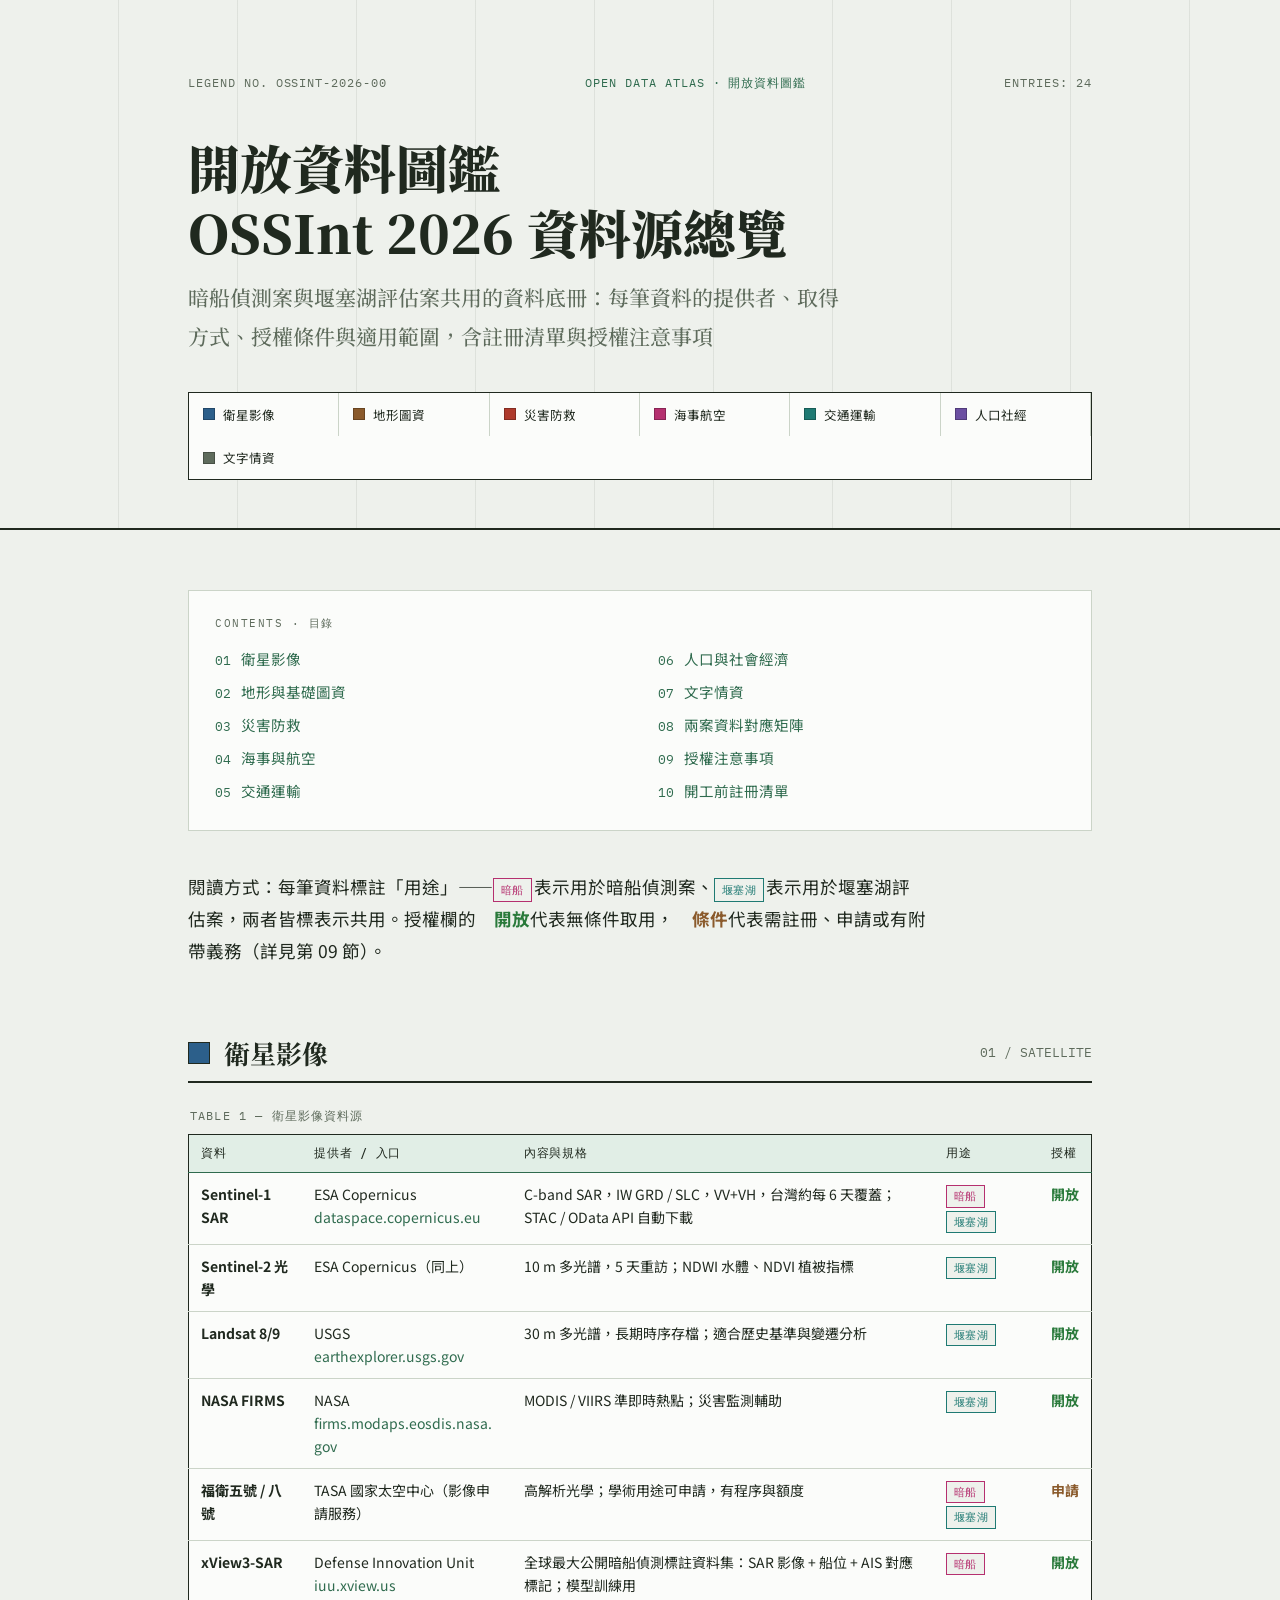
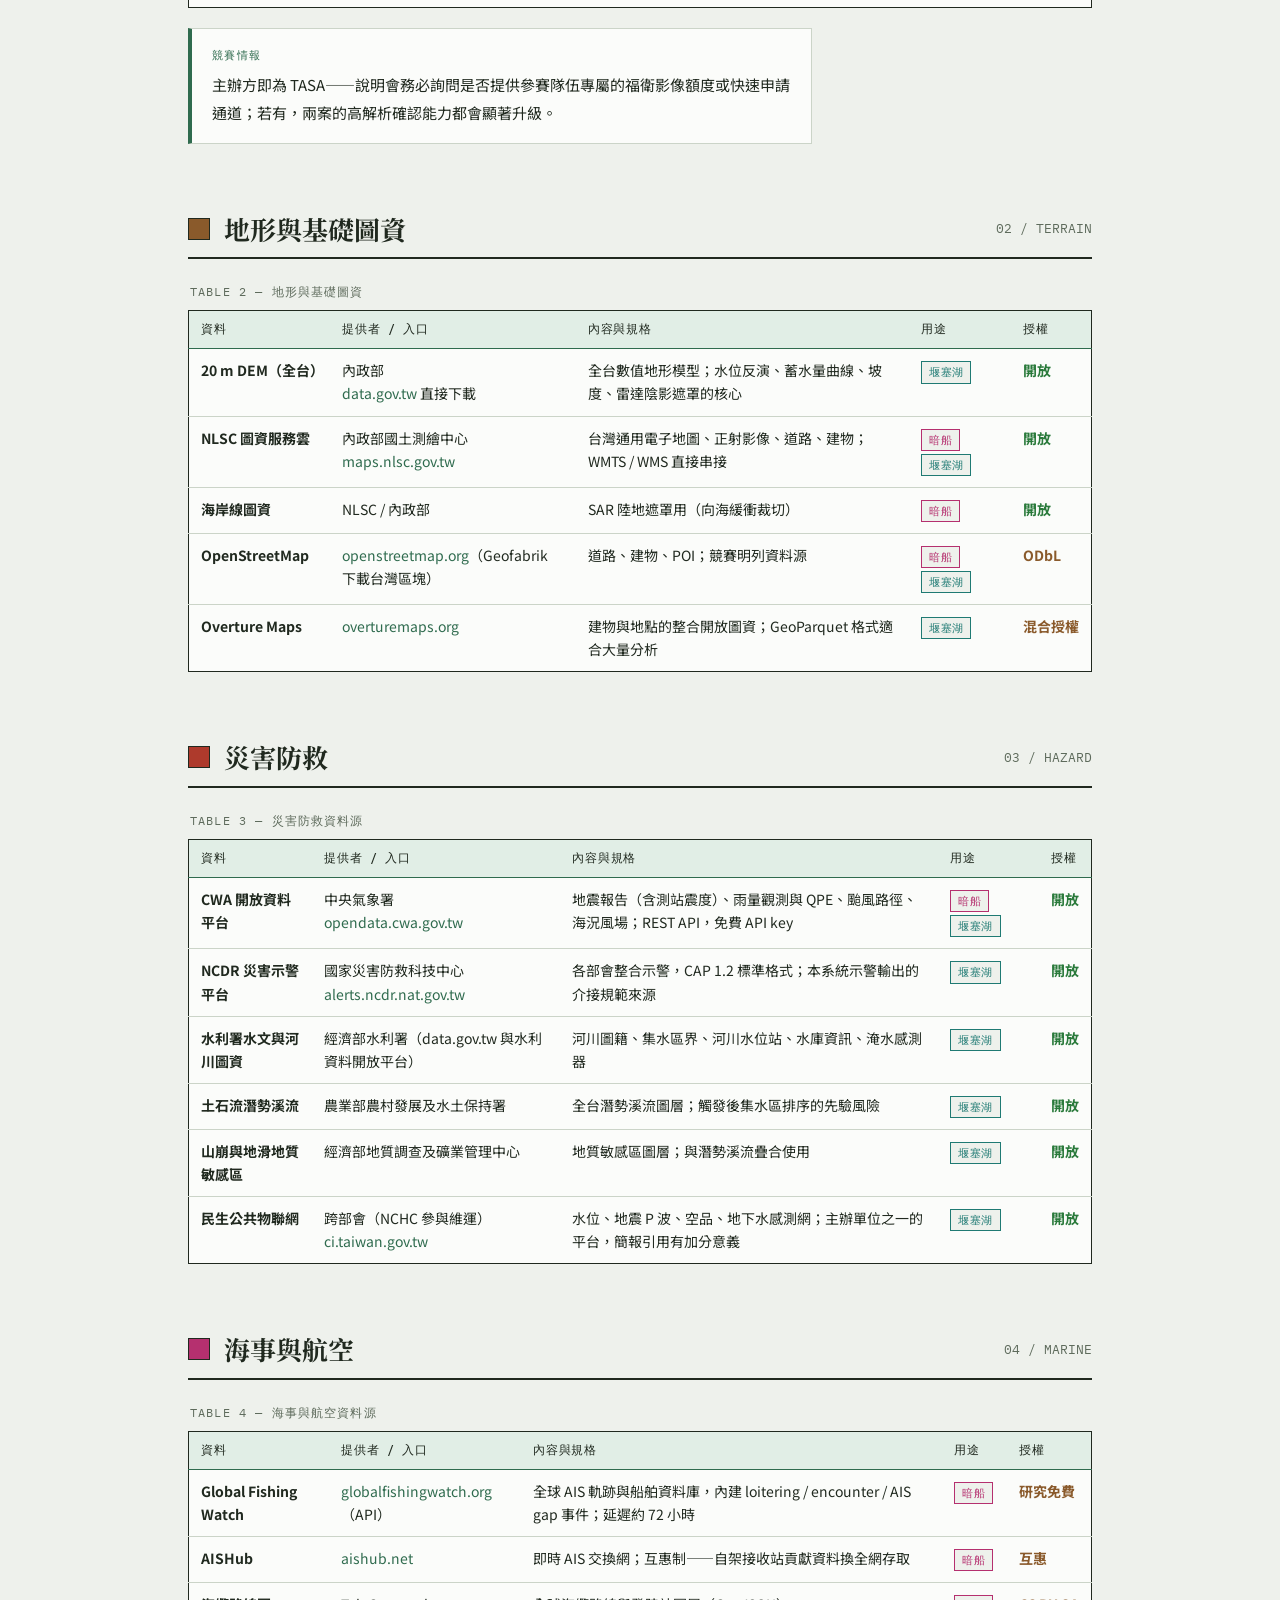
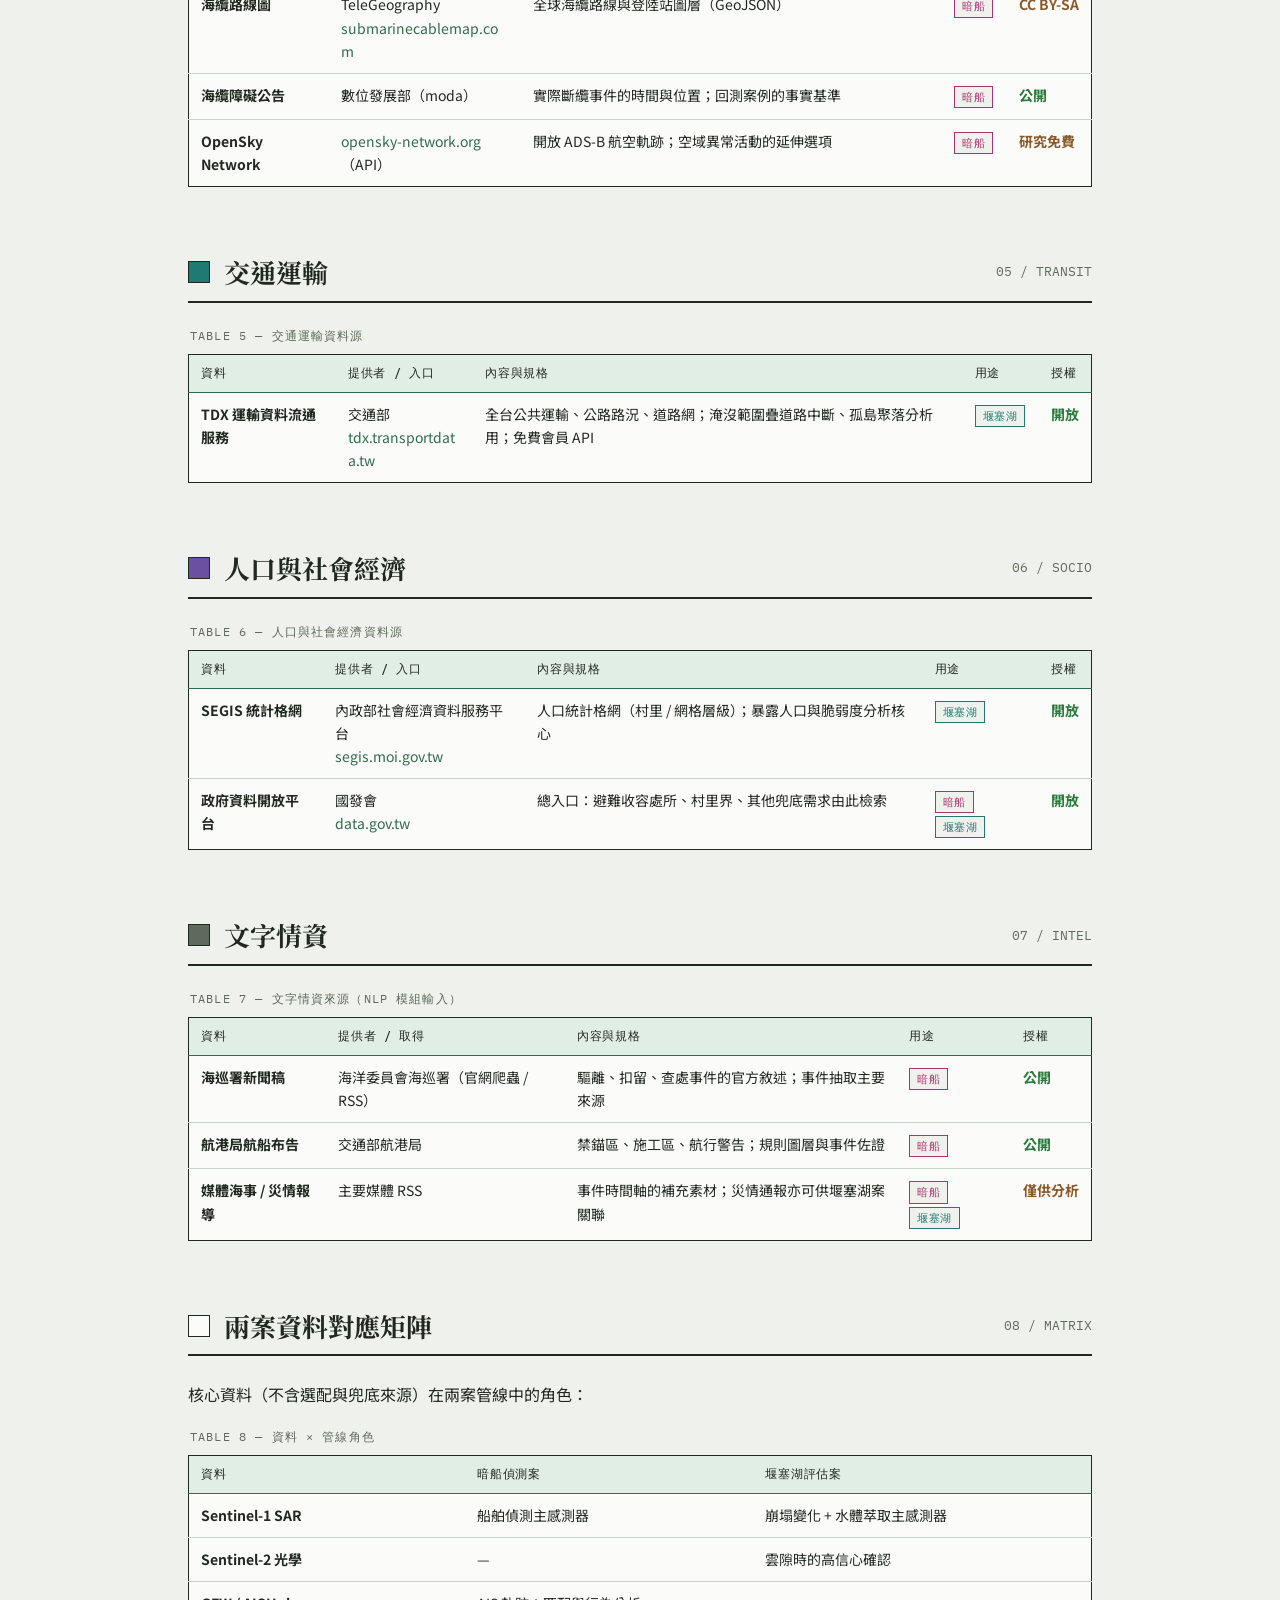
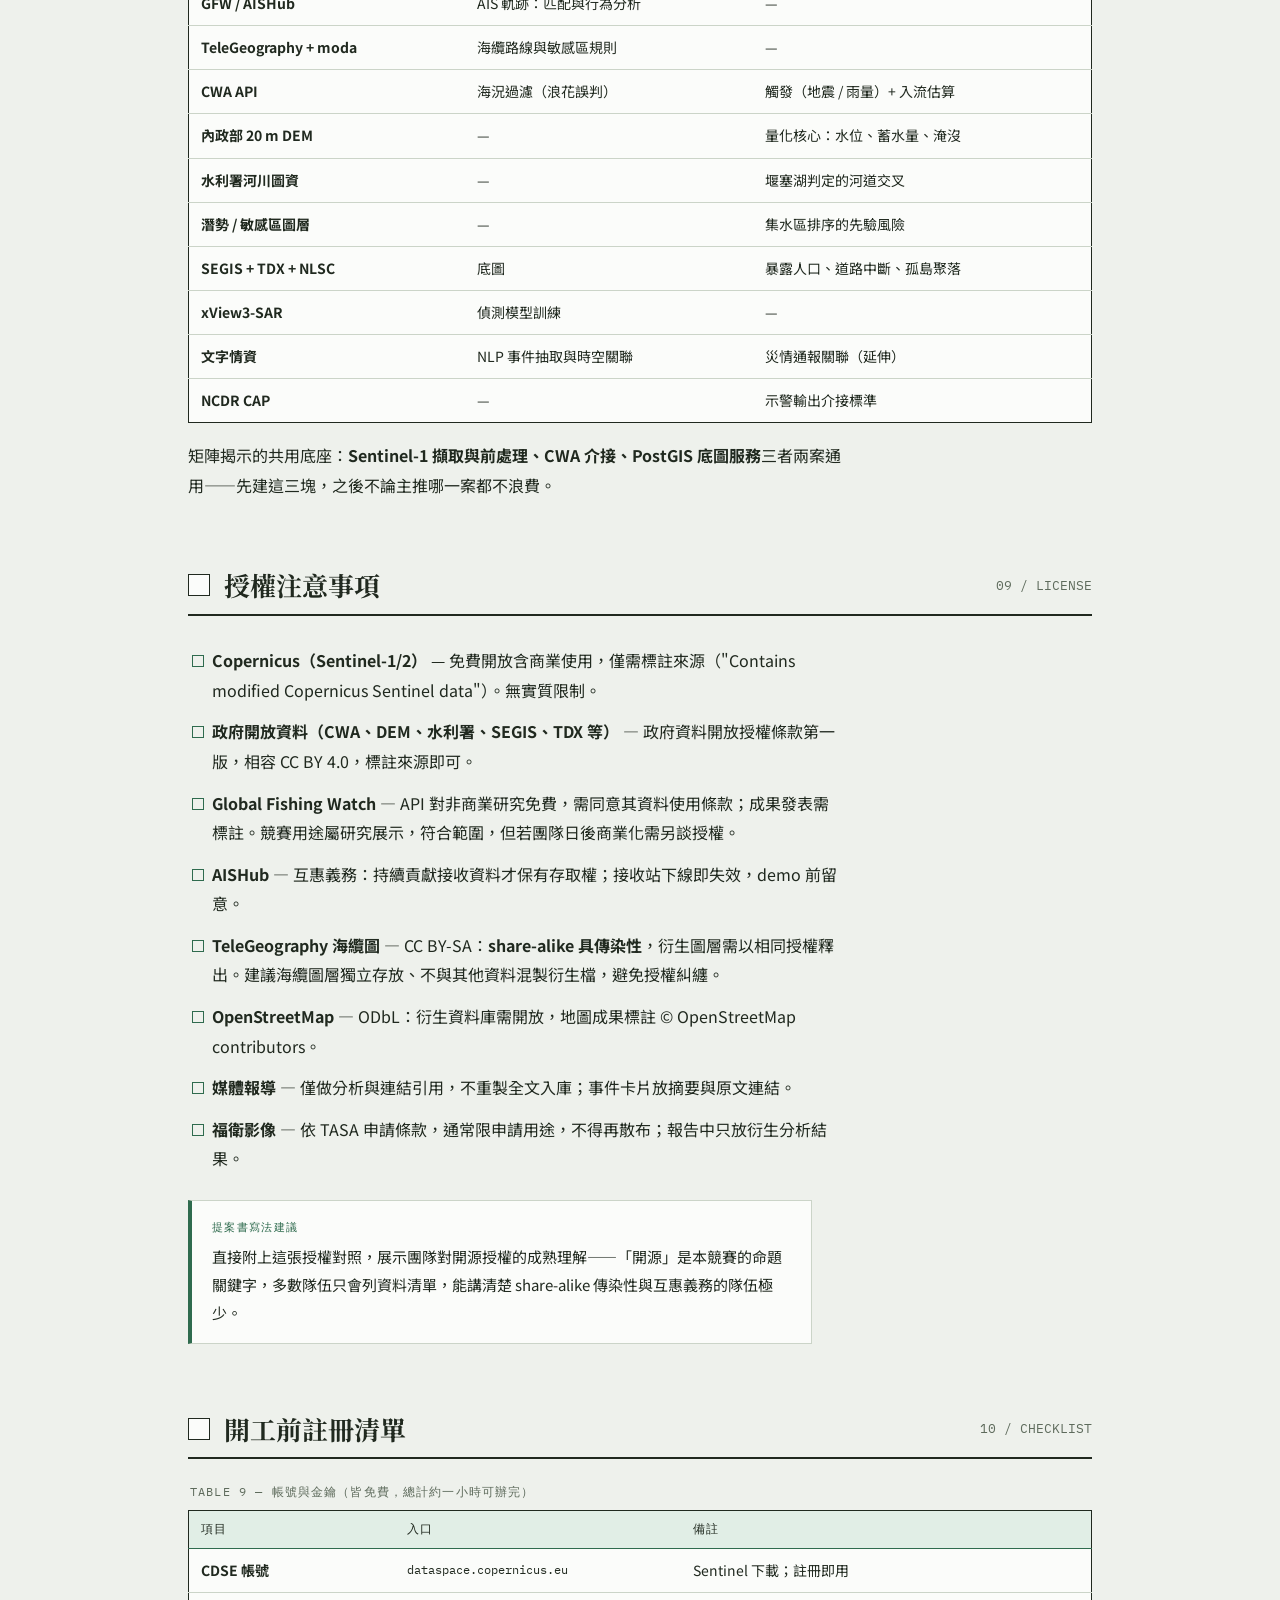
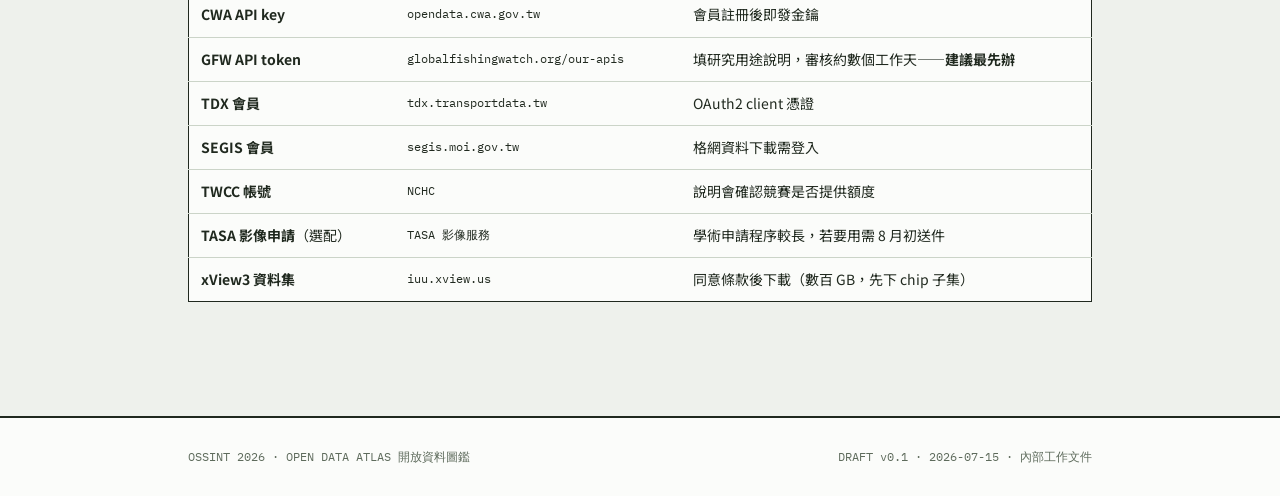
<file: docs/ossint-open-data-atlas.html>
<!DOCTYPE html>
<html lang="zh-Hant">
<head>
<meta charset="UTF-8">
<meta name="viewport" content="width=device-width, initial-scale=1.0">
<title>開放資料圖鑑：OSSInt 2026 資料源總覽</title>
<link rel="preconnect" href="https://fonts.googleapis.com">
<link rel="preconnect" href="https://fonts.gstatic.com" crossorigin>
<link href="https://fonts.googleapis.com/css2?family=Noto+Serif+TC:wght@500;700;900&family=Noto+Sans+TC:wght@400;500;700&family=IBM+Plex+Mono:wght@400;500&display=swap" rel="stylesheet">
<style>
  :root{
    --ledger:#EEF1EC;
    --paper:#FBFCFA;
    --ink:#20291F;
    --muted:#5E6B5C;
    --hairline:#CBD4C8;
    --pine:#2F6B4E;
    --pine-soft:#E1EEE6;
    /* 類別色票（圖例的一部分，不是裝飾） */
    --c-sat:#2C5F8A;      /* 衛星影像 */
    --c-terra:#8A5A2B;    /* 地形圖資 */
    --c-hazard:#AE3A2C;   /* 災害防救 */
    --c-marine:#B5306F;   /* 海事航空 */
    --c-transit:#1F7A73;  /* 交通運輸 */
    --c-socio:#6B4FA1;    /* 人口社經 */
    --c-intel:#5E6B5C;    /* 文字情資 */
    --mono:'IBM Plex Mono',ui-monospace,monospace;
    --serif:'Noto Serif TC',serif;
    --sans:'Noto Sans TC',system-ui,sans-serif;
  }
  *{box-sizing:border-box;margin:0;padding:0}
  html{scroll-behavior:smooth}
  @media (prefers-reduced-motion: reduce){html{scroll-behavior:auto}}
  body{
    background:var(--ledger);
    color:var(--ink);
    font-family:var(--sans);
    font-size:16px;
    line-height:1.85;
  }
  a{color:var(--pine);text-decoration:none;border-bottom:1px solid transparent;word-break:break-all}
  a:hover,a:focus-visible{border-bottom-color:var(--pine)}
  a:focus-visible{outline:2px solid var(--pine);outline-offset:2px}

  /* ── Masthead：圖例框 ── */
  .masthead{
    border-bottom:2px solid var(--ink);
    background:
      repeating-linear-gradient(90deg, transparent 0 118px, rgba(32,41,31,.08) 118px 119px),
      var(--ledger);
  }
  .masthead-inner{max-width:960px;margin:0 auto;padding:72px 28px 48px}
  .legend-corner{
    font-family:var(--mono);font-size:12px;letter-spacing:.08em;color:var(--muted);
    display:flex;justify-content:space-between;flex-wrap:wrap;gap:8px;margin-bottom:40px;
  }
  .legend-corner .fix{color:var(--pine)}
  h1{font-family:var(--serif);font-weight:900;font-size:clamp(32px,5.4vw,52px);line-height:1.25}
  .subtitle{font-family:var(--serif);font-weight:500;font-size:clamp(17px,2.4vw,21px);color:var(--muted);margin-top:14px;max-width:660px}

  /* 圖例列 */
  .legend-bar{
    margin-top:36px;border:1px solid var(--ink);background:var(--paper);
    display:flex;flex-wrap:wrap;
  }
  .legend-bar .cell{
    flex:1 1 130px;padding:10px 14px;border-right:1px solid var(--hairline);
    font-size:12.5px;display:flex;align-items:center;gap:8px;
  }
  .legend-bar .cell:last-child{border-right:none}
  .chip{width:12px;height:12px;flex:0 0 12px;border:1px solid rgba(0,0,0,.25)}

  main{max-width:960px;margin:0 auto;padding:24px 28px 96px}
  .toc{
    background:var(--paper);border:1px solid var(--hairline);
    padding:22px 26px;margin:36px 0 12px;font-size:14.5px;
  }
  .toc-title{font-family:var(--mono);font-size:11px;letter-spacing:.14em;color:var(--muted);margin-bottom:10px}
  .toc ol{list-style:none;columns:2;column-gap:36px}
  .toc li{padding:3px 0;break-inside:avoid}
  .toc .no{font-family:var(--mono);color:var(--pine);margin-right:10px;font-size:12.5px}

  section{margin-top:68px}
  .sec-mark{
    display:flex;align-items:center;gap:14px;
    border-bottom:2px solid var(--ink);padding-bottom:12px;margin-bottom:24px;
  }
  .swatch{width:22px;height:22px;flex:0 0 22px;border:1.5px solid var(--ink)}
  h2{font-family:var(--serif);font-weight:700;font-size:26px;line-height:1.3}
  .sec-no{font-family:var(--mono);font-size:12.5px;color:var(--muted);margin-left:auto}
  p{margin:12px 0;max-width:74ch}
  strong{font-weight:700}
  .lead{font-size:17.5px}

  table{
    width:100%;border-collapse:collapse;background:var(--paper);
    font-size:14px;line-height:1.65;margin:18px 0;border:1px solid var(--ink);
  }
  caption{
    caption-side:top;text-align:left;font-family:var(--mono);
    font-size:11.5px;letter-spacing:.1em;color:var(--muted);padding:0 0 8px 2px;
  }
  th{
    font-family:var(--mono);font-weight:500;font-size:11.5px;letter-spacing:.06em;
    text-align:left;background:var(--pine-soft);border-bottom:1.5px solid var(--pine);
    padding:9px 12px;
  }
  td{padding:10px 12px;border-bottom:1px solid var(--hairline);vertical-align:top}
  tr:last-child td{border-bottom:none}
  .m{font-family:var(--mono);font-size:12.3px}
  .free{color:#2A7A3B;font-weight:700;white-space:nowrap}
  .cond{color:#8A5A2B;font-weight:700;white-space:nowrap}
  .use{font-family:var(--mono);font-size:11px;letter-spacing:.04em;white-space:nowrap;
       border:1px solid var(--hairline);padding:1px 7px;display:inline-block;margin:1px 2px 1px 0;background:var(--ledger)}
  .use.dv{border-color:var(--c-marine);color:var(--c-marine)}
  .use.bl{border-color:var(--c-transit);color:var(--c-transit)}

  .note{
    padding:16px 20px;margin:20px 0;max-width:78ch;background:var(--paper);
    font-size:15px;border-left:4px solid var(--pine);
    border-top:1px solid var(--hairline);border-right:1px solid var(--hairline);border-bottom:1px solid var(--hairline);
  }
  .note .tag{font-family:var(--mono);font-size:11px;letter-spacing:.12em;color:var(--pine);display:block;margin-bottom:6px}

  ul.plain{margin:12px 0 12px 2px;list-style:none}
  ul.plain li{padding:6px 0 6px 22px;position:relative;max-width:72ch}
  ul.plain li::before{
    content:"";position:absolute;left:2px;top:15px;width:10px;height:10px;
    border:1.5px solid var(--pine);
  }

  footer{border-top:2px solid var(--ink);background:var(--paper)}
  .footer-inner{
    max-width:960px;margin:0 auto;padding:28px;
    font-family:var(--mono);font-size:12px;color:var(--muted);
    display:flex;justify-content:space-between;flex-wrap:wrap;gap:10px;
  }
  @media (max-width:640px){
    .toc ol{columns:1}
    .legend-bar .cell{flex:1 1 100%;border-right:none;border-bottom:1px solid var(--hairline)}
  }
  @media print{body{background:#fff}.masthead{background:#fff}}
</style>
</head>
<body>

<header class="masthead">
  <div class="masthead-inner">
    <div class="legend-corner">
      <span>LEGEND NO. OSSINT-2026-00</span>
      <span class="fix">OPEN DATA ATLAS · 開放資料圖鑑</span>
      <span>ENTRIES: 24</span>
    </div>
    <h1>開放資料圖鑑<br>OSSInt 2026 資料源總覽</h1>
    <p class="subtitle">暗船偵測案與堰塞湖評估案共用的資料底冊：每筆資料的提供者、取得方式、授權條件與適用範圍，含註冊清單與授權注意事項</p>
    <div class="legend-bar" aria-label="類別圖例">
      <div class="cell"><span class="chip" style="background:var(--c-sat)"></span>衛星影像</div>
      <div class="cell"><span class="chip" style="background:var(--c-terra)"></span>地形圖資</div>
      <div class="cell"><span class="chip" style="background:var(--c-hazard)"></span>災害防救</div>
      <div class="cell"><span class="chip" style="background:var(--c-marine)"></span>海事航空</div>
      <div class="cell"><span class="chip" style="background:var(--c-transit)"></span>交通運輸</div>
      <div class="cell"><span class="chip" style="background:var(--c-socio)"></span>人口社經</div>
      <div class="cell"><span class="chip" style="background:var(--c-intel)"></span>文字情資</div>
    </div>
  </div>
</header>

<main>

<nav class="toc" aria-label="目錄">
  <div class="toc-title">CONTENTS · 目錄</div>
  <ol>
    <li><span class="no">01</span><a href="#s1">衛星影像</a></li>
    <li><span class="no">02</span><a href="#s2">地形與基礎圖資</a></li>
    <li><span class="no">03</span><a href="#s3">災害防救</a></li>
    <li><span class="no">04</span><a href="#s4">海事與航空</a></li>
    <li><span class="no">05</span><a href="#s5">交通運輸</a></li>
    <li><span class="no">06</span><a href="#s6">人口與社會經濟</a></li>
    <li><span class="no">07</span><a href="#s7">文字情資</a></li>
    <li><span class="no">08</span><a href="#s8">兩案資料對應矩陣</a></li>
    <li><span class="no">09</span><a href="#s9">授權注意事項</a></li>
    <li><span class="no">10</span><a href="#s10">開工前註冊清單</a></li>
  </ol>
</nav>

<p class="lead" style="margin-top:40px">閱讀方式：每筆資料標註「用途」——<span class="use dv">暗船</span>表示用於暗船偵測案、<span class="use bl">堰塞湖</span>表示用於堰塞湖評估案，兩者皆標表示共用。授權欄的<span class="free">　開放</span>代表無條件取用，<span class="cond">　條件</span>代表需註冊、申請或有附帶義務（詳見第 09 節）。</p>

<!-- ══════════ 01 衛星影像 ══════════ -->
<section id="s1">
  <div class="sec-mark"><span class="swatch" style="background:var(--c-sat)"></span><h2>衛星影像</h2><span class="sec-no">01 / SATELLITE</span></div>
  <table>
    <caption>TABLE 1 — 衛星影像資料源</caption>
    <thead><tr><th>資料</th><th>提供者 / 入口</th><th>內容與規格</th><th>用途</th><th>授權</th></tr></thead>
    <tbody>
      <tr>
        <td><strong>Sentinel-1 SAR</strong></td>
        <td>ESA Copernicus<br><a href="https://dataspace.copernicus.eu">dataspace.copernicus.eu</a></td>
        <td>C-band SAR，IW GRD / SLC，VV+VH，台灣約每 6 天覆蓋；STAC / OData API 自動下載</td>
        <td><span class="use dv">暗船</span><span class="use bl">堰塞湖</span></td>
        <td class="free">開放</td>
      </tr>
      <tr>
        <td><strong>Sentinel-2 光學</strong></td>
        <td>ESA Copernicus（同上）</td>
        <td>10 m 多光譜，5 天重訪；NDWI 水體、NDVI 植被指標</td>
        <td><span class="use bl">堰塞湖</span></td>
        <td class="free">開放</td>
      </tr>
      <tr>
        <td><strong>Landsat 8/9</strong></td>
        <td>USGS<br><a href="https://earthexplorer.usgs.gov">earthexplorer.usgs.gov</a></td>
        <td>30 m 多光譜，長期時序存檔；適合歷史基準與變遷分析</td>
        <td><span class="use bl">堰塞湖</span></td>
        <td class="free">開放</td>
      </tr>
      <tr>
        <td><strong>NASA FIRMS</strong></td>
        <td>NASA<br><a href="https://firms.modaps.eosdis.nasa.gov">firms.modaps.eosdis.nasa.gov</a></td>
        <td>MODIS / VIIRS 準即時熱點；災害監測輔助</td>
        <td><span class="use bl">堰塞湖</span></td>
        <td class="free">開放</td>
      </tr>
      <tr>
        <td><strong>福衛五號 / 八號</strong></td>
        <td>TASA 國家太空中心（影像申請服務）</td>
        <td>高解析光學；學術用途可申請，有程序與額度</td>
        <td><span class="use dv">暗船</span><span class="use bl">堰塞湖</span></td>
        <td class="cond">申請</td>
      </tr>
      <tr>
        <td><strong>xView3-SAR</strong></td>
        <td>Defense Innovation Unit<br><a href="https://iuu.xview.us">iuu.xview.us</a></td>
        <td>全球最大公開暗船偵測標註資料集：SAR 影像 + 船位 + AIS 對應標記；模型訓練用</td>
        <td><span class="use dv">暗船</span></td>
        <td class="free">開放</td>
      </tr>
    </tbody>
  </table>
  <div class="note">
    <span class="tag">競賽情報</span>
    主辦方即為 TASA——說明會務必詢問是否提供參賽隊伍專屬的福衛影像額度或快速申請通道；若有，兩案的高解析確認能力都會顯著升級。
  </div>
</section>

<!-- ══════════ 02 地形與基礎圖資 ══════════ -->
<section id="s2">
  <div class="sec-mark"><span class="swatch" style="background:var(--c-terra)"></span><h2>地形與基礎圖資</h2><span class="sec-no">02 / TERRAIN</span></div>
  <table>
    <caption>TABLE 2 — 地形與基礎圖資</caption>
    <thead><tr><th>資料</th><th>提供者 / 入口</th><th>內容與規格</th><th>用途</th><th>授權</th></tr></thead>
    <tbody>
      <tr>
        <td><strong>20 m DEM（全台）</strong></td>
        <td>內政部<br><a href="https://data.gov.tw">data.gov.tw</a> 直接下載</td>
        <td>全台數值地形模型；水位反演、蓄水量曲線、坡度、雷達陰影遮罩的核心</td>
        <td><span class="use bl">堰塞湖</span></td>
        <td class="free">開放</td>
      </tr>
      <tr>
        <td><strong>NLSC 圖資服務雲</strong></td>
        <td>內政部國土測繪中心<br><a href="https://maps.nlsc.gov.tw">maps.nlsc.gov.tw</a></td>
        <td>台灣通用電子地圖、正射影像、道路、建物；WMTS / WMS 直接串接</td>
        <td><span class="use dv">暗船</span><span class="use bl">堰塞湖</span></td>
        <td class="free">開放</td>
      </tr>
      <tr>
        <td><strong>海岸線圖資</strong></td>
        <td>NLSC / 內政部</td>
        <td>SAR 陸地遮罩用（向海緩衝裁切）</td>
        <td><span class="use dv">暗船</span></td>
        <td class="free">開放</td>
      </tr>
      <tr>
        <td><strong>OpenStreetMap</strong></td>
        <td><a href="https://www.openstreetmap.org">openstreetmap.org</a>（Geofabrik 下載台灣區塊）</td>
        <td>道路、建物、POI；競賽明列資料源</td>
        <td><span class="use dv">暗船</span><span class="use bl">堰塞湖</span></td>
        <td class="cond">ODbL</td>
      </tr>
      <tr>
        <td><strong>Overture Maps</strong></td>
        <td><a href="https://overturemaps.org">overturemaps.org</a></td>
        <td>建物與地點的整合開放圖資；GeoParquet 格式適合大量分析</td>
        <td><span class="use bl">堰塞湖</span></td>
        <td class="cond">混合授權</td>
      </tr>
    </tbody>
  </table>
</section>

<!-- ══════════ 03 災害防救 ══════════ -->
<section id="s3">
  <div class="sec-mark"><span class="swatch" style="background:var(--c-hazard)"></span><h2>災害防救</h2><span class="sec-no">03 / HAZARD</span></div>
  <table>
    <caption>TABLE 3 — 災害防救資料源</caption>
    <thead><tr><th>資料</th><th>提供者 / 入口</th><th>內容與規格</th><th>用途</th><th>授權</th></tr></thead>
    <tbody>
      <tr>
        <td><strong>CWA 開放資料平台</strong></td>
        <td>中央氣象署<br><a href="https://opendata.cwa.gov.tw">opendata.cwa.gov.tw</a></td>
        <td>地震報告（含測站震度）、雨量觀測與 QPE、颱風路徑、海況風場；REST API，免費 API key</td>
        <td><span class="use dv">暗船</span><span class="use bl">堰塞湖</span></td>
        <td class="free">開放</td>
      </tr>
      <tr>
        <td><strong>NCDR 災害示警平台</strong></td>
        <td>國家災害防救科技中心<br><a href="https://alerts.ncdr.nat.gov.tw">alerts.ncdr.nat.gov.tw</a></td>
        <td>各部會整合示警，CAP 1.2 標準格式；本系統示警輸出的介接規範來源</td>
        <td><span class="use bl">堰塞湖</span></td>
        <td class="free">開放</td>
      </tr>
      <tr>
        <td><strong>水利署水文與河川圖資</strong></td>
        <td>經濟部水利署（data.gov.tw 與水利資料開放平台）</td>
        <td>河川圖籍、集水區界、河川水位站、水庫資訊、淹水感測器</td>
        <td><span class="use bl">堰塞湖</span></td>
        <td class="free">開放</td>
      </tr>
      <tr>
        <td><strong>土石流潛勢溪流</strong></td>
        <td>農業部農村發展及水土保持署</td>
        <td>全台潛勢溪流圖層；觸發後集水區排序的先驗風險</td>
        <td><span class="use bl">堰塞湖</span></td>
        <td class="free">開放</td>
      </tr>
      <tr>
        <td><strong>山崩與地滑地質敏感區</strong></td>
        <td>經濟部地質調查及礦業管理中心</td>
        <td>地質敏感區圖層；與潛勢溪流疊合使用</td>
        <td><span class="use bl">堰塞湖</span></td>
        <td class="free">開放</td>
      </tr>
      <tr>
        <td><strong>民生公共物聯網</strong></td>
        <td>跨部會（NCHC 參與維運）<br><a href="https://ci.taiwan.gov.tw">ci.taiwan.gov.tw</a></td>
        <td>水位、地震 P 波、空品、地下水感測網；主辦單位之一的平台，簡報引用有加分意義</td>
        <td><span class="use bl">堰塞湖</span></td>
        <td class="free">開放</td>
      </tr>
    </tbody>
  </table>
</section>

<!-- ══════════ 04 海事與航空 ══════════ -->
<section id="s4">
  <div class="sec-mark"><span class="swatch" style="background:var(--c-marine)"></span><h2>海事與航空</h2><span class="sec-no">04 / MARINE</span></div>
  <table>
    <caption>TABLE 4 — 海事與航空資料源</caption>
    <thead><tr><th>資料</th><th>提供者 / 入口</th><th>內容與規格</th><th>用途</th><th>授權</th></tr></thead>
    <tbody>
      <tr>
        <td><strong>Global Fishing Watch</strong></td>
        <td><a href="https://globalfishingwatch.org">globalfishingwatch.org</a>（API）</td>
        <td>全球 AIS 軌跡與船舶資料庫，內建 loitering / encounter / AIS gap 事件；延遲約 72 小時</td>
        <td><span class="use dv">暗船</span></td>
        <td class="cond">研究免費</td>
      </tr>
      <tr>
        <td><strong>AISHub</strong></td>
        <td><a href="https://www.aishub.net">aishub.net</a></td>
        <td>即時 AIS 交換網；互惠制——自架接收站貢獻資料換全網存取</td>
        <td><span class="use dv">暗船</span></td>
        <td class="cond">互惠</td>
      </tr>
      <tr>
        <td><strong>海纜路線圖</strong></td>
        <td>TeleGeography<br><a href="https://www.submarinecablemap.com">submarinecablemap.com</a></td>
        <td>全球海纜路線與登陸站圖層（GeoJSON）</td>
        <td><span class="use dv">暗船</span></td>
        <td class="cond">CC BY-SA</td>
      </tr>
      <tr>
        <td><strong>海纜障礙公告</strong></td>
        <td>數位發展部（moda）</td>
        <td>實際斷纜事件的時間與位置；回測案例的事實基準</td>
        <td><span class="use dv">暗船</span></td>
        <td class="free">公開</td>
      </tr>
      <tr>
        <td><strong>OpenSky Network</strong></td>
        <td><a href="https://opensky-network.org">opensky-network.org</a>（API）</td>
        <td>開放 ADS-B 航空軌跡；空域異常活動的延伸選項</td>
        <td><span class="use dv">暗船</span></td>
        <td class="cond">研究免費</td>
      </tr>
    </tbody>
  </table>
</section>

<!-- ══════════ 05 交通運輸 ══════════ -->
<section id="s5">
  <div class="sec-mark"><span class="swatch" style="background:var(--c-transit)"></span><h2>交通運輸</h2><span class="sec-no">05 / TRANSIT</span></div>
  <table>
    <caption>TABLE 5 — 交通運輸資料源</caption>
    <thead><tr><th>資料</th><th>提供者 / 入口</th><th>內容與規格</th><th>用途</th><th>授權</th></tr></thead>
    <tbody>
      <tr>
        <td><strong>TDX 運輸資料流通服務</strong></td>
        <td>交通部<br><a href="https://tdx.transportdata.tw">tdx.transportdata.tw</a></td>
        <td>全台公共運輸、公路路況、道路網；淹沒範圍疊道路中斷、孤島聚落分析用；免費會員 API</td>
        <td><span class="use bl">堰塞湖</span></td>
        <td class="free">開放</td>
      </tr>
    </tbody>
  </table>
</section>

<!-- ══════════ 06 人口與社會經濟 ══════════ -->
<section id="s6">
  <div class="sec-mark"><span class="swatch" style="background:var(--c-socio)"></span><h2>人口與社會經濟</h2><span class="sec-no">06 / SOCIO</span></div>
  <table>
    <caption>TABLE 6 — 人口與社會經濟資料源</caption>
    <thead><tr><th>資料</th><th>提供者 / 入口</th><th>內容與規格</th><th>用途</th><th>授權</th></tr></thead>
    <tbody>
      <tr>
        <td><strong>SEGIS 統計格網</strong></td>
        <td>內政部社會經濟資料服務平台<br><a href="https://segis.moi.gov.tw">segis.moi.gov.tw</a></td>
        <td>人口統計格網（村里 / 網格層級）；暴露人口與脆弱度分析核心</td>
        <td><span class="use bl">堰塞湖</span></td>
        <td class="free">開放</td>
      </tr>
      <tr>
        <td><strong>政府資料開放平台</strong></td>
        <td>國發會<br><a href="https://data.gov.tw">data.gov.tw</a></td>
        <td>總入口：避難收容處所、村里界、其他兜底需求由此檢索</td>
        <td><span class="use dv">暗船</span><span class="use bl">堰塞湖</span></td>
        <td class="free">開放</td>
      </tr>
    </tbody>
  </table>
</section>

<!-- ══════════ 07 文字情資 ══════════ -->
<section id="s7">
  <div class="sec-mark"><span class="swatch" style="background:var(--c-intel)"></span><h2>文字情資</h2><span class="sec-no">07 / INTEL</span></div>
  <table>
    <caption>TABLE 7 — 文字情資來源（NLP 模組輸入）</caption>
    <thead><tr><th>資料</th><th>提供者 / 取得</th><th>內容與規格</th><th>用途</th><th>授權</th></tr></thead>
    <tbody>
      <tr>
        <td><strong>海巡署新聞稿</strong></td>
        <td>海洋委員會海巡署（官網爬蟲 / RSS）</td>
        <td>驅離、扣留、查處事件的官方敘述；事件抽取主要來源</td>
        <td><span class="use dv">暗船</span></td>
        <td class="free">公開</td>
      </tr>
      <tr>
        <td><strong>航港局航船布告</strong></td>
        <td>交通部航港局</td>
        <td>禁錨區、施工區、航行警告；規則圖層與事件佐證</td>
        <td><span class="use dv">暗船</span></td>
        <td class="free">公開</td>
      </tr>
      <tr>
        <td><strong>媒體海事 / 災情報導</strong></td>
        <td>主要媒體 RSS</td>
        <td>事件時間軸的補充素材；災情通報亦可供堰塞湖案關聯</td>
        <td><span class="use dv">暗船</span><span class="use bl">堰塞湖</span></td>
        <td class="cond">僅供分析</td>
      </tr>
    </tbody>
  </table>
</section>

<!-- ══════════ 08 對應矩陣 ══════════ -->
<section id="s8">
  <div class="sec-mark"><span class="swatch" style="background:var(--paper)"></span><h2>兩案資料對應矩陣</h2><span class="sec-no">08 / MATRIX</span></div>
  <p>核心資料（不含選配與兜底來源）在兩案管線中的角色：</p>
  <table>
    <caption>TABLE 8 — 資料 × 管線角色</caption>
    <thead><tr><th>資料</th><th>暗船偵測案</th><th>堰塞湖評估案</th></tr></thead>
    <tbody>
      <tr><td><strong>Sentinel-1 SAR</strong></td><td>船舶偵測主感測器</td><td>崩塌變化 + 水體萃取主感測器</td></tr>
      <tr><td><strong>Sentinel-2 光學</strong></td><td>—</td><td>雲隙時的高信心確認</td></tr>
      <tr><td><strong>GFW / AISHub</strong></td><td>AIS 軌跡：匹配與行為分析</td><td>—</td></tr>
      <tr><td><strong>TeleGeography + moda</strong></td><td>海纜路線與敏感區規則</td><td>—</td></tr>
      <tr><td><strong>CWA API</strong></td><td>海況過濾（浪花誤判）</td><td>觸發（地震 / 雨量）+ 入流估算</td></tr>
      <tr><td><strong>內政部 20 m DEM</strong></td><td>—</td><td>量化核心：水位、蓄水量、淹沒</td></tr>
      <tr><td><strong>水利署河川圖資</strong></td><td>—</td><td>堰塞湖判定的河道交叉</td></tr>
      <tr><td><strong>潛勢 / 敏感區圖層</strong></td><td>—</td><td>集水區排序的先驗風險</td></tr>
      <tr><td><strong>SEGIS + TDX + NLSC</strong></td><td>底圖</td><td>暴露人口、道路中斷、孤島聚落</td></tr>
      <tr><td><strong>xView3-SAR</strong></td><td>偵測模型訓練</td><td>—</td></tr>
      <tr><td><strong>文字情資</strong></td><td>NLP 事件抽取與時空關聯</td><td>災情通報關聯（延伸）</td></tr>
      <tr><td><strong>NCDR CAP</strong></td><td>—</td><td>示警輸出介接標準</td></tr>
    </tbody>
  </table>
  <p>矩陣揭示的共用底座：<strong>Sentinel-1 擷取與前處理、CWA 介接、PostGIS 底圖服務</strong>三者兩案通用——先建這三塊，之後不論主推哪一案都不浪費。</p>
</section>

<!-- ══════════ 09 授權注意事項 ══════════ -->
<section id="s9">
  <div class="sec-mark"><span class="swatch" style="background:var(--paper)"></span><h2>授權注意事項</h2><span class="sec-no">09 / LICENSE</span></div>
  <ul class="plain">
    <li><strong>Copernicus（Sentinel-1/2）</strong> — 免費開放含商業使用，僅需標註來源（"Contains modified Copernicus Sentinel data"）。無實質限制。</li>
    <li><strong>政府開放資料（CWA、DEM、水利署、SEGIS、TDX 等）</strong> — 政府資料開放授權條款第一版，相容 CC BY 4.0，標註來源即可。</li>
    <li><strong>Global Fishing Watch</strong> — API 對非商業研究免費，需同意其資料使用條款；成果發表需標註。競賽用途屬研究展示，符合範圍，但若團隊日後商業化需另談授權。</li>
    <li><strong>AISHub</strong> — 互惠義務：持續貢獻接收資料才保有存取權；接收站下線即失效，demo 前留意。</li>
    <li><strong>TeleGeography 海纜圖</strong> — CC BY-SA：<strong>share-alike 具傳染性</strong>，衍生圖層需以相同授權釋出。建議海纜圖層獨立存放、不與其他資料混製衍生檔，避免授權糾纏。</li>
    <li><strong>OpenStreetMap</strong> — ODbL：衍生資料庫需開放，地圖成果標註 © OpenStreetMap contributors。</li>
    <li><strong>媒體報導</strong> — 僅做分析與連結引用，不重製全文入庫；事件卡片放摘要與原文連結。</li>
    <li><strong>福衛影像</strong> — 依 TASA 申請條款，通常限申請用途，不得再散布；報告中只放衍生分析結果。</li>
  </ul>
  <div class="note">
    <span class="tag">提案書寫法建議</span>
    直接附上這張授權對照，展示團隊對開源授權的成熟理解——「開源」是本競賽的命題關鍵字，多數隊伍只會列資料清單，能講清楚 share-alike 傳染性與互惠義務的隊伍極少。
  </div>
</section>

<!-- ══════════ 10 註冊清單 ══════════ -->
<section id="s10">
  <div class="sec-mark"><span class="swatch" style="background:var(--paper)"></span><h2>開工前註冊清單</h2><span class="sec-no">10 / CHECKLIST</span></div>
  <table>
    <caption>TABLE 9 — 帳號與金鑰（皆免費，總計約一小時可辦完）</caption>
    <thead><tr><th>項目</th><th>入口</th><th>備註</th></tr></thead>
    <tbody>
      <tr><td><strong>CDSE 帳號</strong></td><td class="m">dataspace.copernicus.eu</td><td>Sentinel 下載；註冊即用</td></tr>
      <tr><td><strong>CWA API key</strong></td><td class="m">opendata.cwa.gov.tw</td><td>會員註冊後即發金鑰</td></tr>
      <tr><td><strong>GFW API token</strong></td><td class="m">globalfishingwatch.org/our-apis</td><td>填研究用途說明，審核約數個工作天——<strong>建議最先辦</strong></td></tr>
      <tr><td><strong>TDX 會員</strong></td><td class="m">tdx.transportdata.tw</td><td>OAuth2 client 憑證</td></tr>
      <tr><td><strong>SEGIS 會員</strong></td><td class="m">segis.moi.gov.tw</td><td>格網資料下載需登入</td></tr>
      <tr><td><strong>TWCC 帳號</strong></td><td class="m">NCHC</td><td>說明會確認競賽是否提供額度</td></tr>
      <tr><td><strong>TASA 影像申請</strong>（選配）</td><td class="m">TASA 影像服務</td><td>學術申請程序較長，若要用需 8 月初送件</td></tr>
      <tr><td><strong>xView3 資料集</strong></td><td class="m">iuu.xview.us</td><td>同意條款後下載（數百 GB，先下 chip 子集）</td></tr>
    </tbody>
  </table>
</section>

</main>

<footer>
  <div class="footer-inner">
    <span>OSSINT 2026 · OPEN DATA ATLAS 開放資料圖鑑</span>
    <span>DRAFT v0.1 · 2026-07-15 · 內部工作文件</span>
  </div>
</footer>

</body>
</html>
</file>
<file: code/dashboard/styles.css>
/* ════════════════════════════════════════
   全台堰塞湖清冊 · 樣式
   色系：山林夜色（松墨底 / 苔綠 / 玉青 / 琥珀·陶紅）
   狀態色：陶紅=監測中　琥珀=已穩定　苔綠=已消失
   ════════════════════════════════════════ */

:root{
  --abyss:#0F1613;
  --stone:#17201C;
  --raised:#1E2A24;
  --line:rgba(202,216,206,.13);
  --line-strong:rgba(202,216,206,.26);
  --moss:#7CA48A;
  --fog:#BCCDC2;
  --snow:#E9F1EB;
  --jade:#3FA9A0;
  --jade-dim:#1E5F5C;
  --ochre:#C98A2E;
  --clay:#C2503C;

  --wide:'Archivo',system-ui,sans-serif;
  --sans:'Noto Sans TC',system-ui,sans-serif;
  --mono:'IBM Plex Mono',ui-monospace,monospace;
}

*{box-sizing:border-box;margin:0;padding:0}
body{
  background:var(--abyss);color:var(--fog);
  font-family:var(--sans);font-size:15px;line-height:1.7;
  -webkit-font-smoothing:antialiased;
}
button{font:inherit;color:inherit;background:none;border:none;cursor:pointer}
.wrap{max-width:1560px;margin:0 auto;padding:0 clamp(16px,3vw,44px)}

/* ── 共用 ── */
.num{
  font-family:var(--wide);
  font-variation-settings:'wdth' 118,'wght' 700;
  font-feature-settings:'tnum';
  color:var(--snow);line-height:1;
}
.label{
  font-family:var(--mono);font-size:10.5px;letter-spacing:.16em;
  color:var(--moss);text-transform:uppercase;display:block;
}
.unit{font-family:var(--mono);font-size:12px;color:var(--moss);margin-left:6px}
.sub{font-size:12.5px;color:var(--moss);margin-top:5px}

/* ── 頂部第一層：系統名稱與資料狀態 ── */
.statusbar{
  border-bottom:1px solid var(--line);
  background:linear-gradient(180deg,rgba(63,169,160,.05),transparent);
  position:sticky;top:0;z-index:20;backdrop-filter:blur(8px);
}
.statusbar .wrap{
  display:flex;align-items:center;gap:clamp(14px,2.4vw,32px);
  flex-wrap:wrap;padding-top:12px;padding-bottom:12px;
}
.sysname{
  font-family:var(--wide);font-variation-settings:'wdth' 112,'wght' 700;
  font-size:15px;color:var(--snow);display:flex;align-items:center;gap:10px;
  white-space:nowrap;
}
.pulse{
  width:8px;height:8px;border-radius:50%;background:var(--jade);
  box-shadow:0 0 0 0 rgba(63,169,160,.6);animation:pulse 2.4s infinite;
}
@keyframes pulse{70%{box-shadow:0 0 0 9px rgba(63,169,160,0)}100%{box-shadow:0 0 0 0 rgba(63,169,160,0)}}
.stat-meta{
  font-family:var(--mono);font-size:12px;color:var(--moss);white-space:nowrap;
}
.stat-meta b{color:var(--fog);font-weight:500}
.statusbar .spacer{flex:1}

/* ── 即時雨量輸入列 ── */
.livebar{
  border-bottom:1px solid var(--line);
  background:rgba(63,169,160,.05);
}
.livebar-inner{
  display:flex;align-items:center;gap:10px;flex-wrap:wrap;
  padding-top:9px;padding-bottom:9px;
}
.livebar-label{
  font-family:var(--mono);font-size:11px;letter-spacing:.1em;
  color:var(--jade);white-space:nowrap;
}
.livebar-input{
  font:inherit;font-family:var(--mono);font-size:12.5px;
  background:var(--raised);color:var(--snow);
  border:1px solid var(--line-strong);border-radius:3px;
  padding:6px 10px;min-width:260px;flex:1;max-width:420px;
}
.livebar-input::placeholder{color:var(--moss)}
.livebar-input:focus{outline:none;border-color:var(--jade)}
.livebar-remember{
  font-size:12px;color:var(--moss);white-space:nowrap;
  display:flex;align-items:center;gap:5px;cursor:pointer;
}
.livebar-btn{
  font-family:var(--mono);font-size:12px;color:var(--abyss);
  background:var(--jade);border-radius:3px;padding:6px 14px;
  white-space:nowrap;transition:background .16s ease;
}
.livebar-btn:hover{background:var(--snow)}
.livebar-status{
  font-family:var(--mono);font-size:11.5px;color:var(--moss);
}
.livebar-status.live-busy{color:var(--ochre)}
.livebar-status.live-ok{color:var(--jade)}
.livebar-status.live-warn{color:var(--ochre)}
.livebar-status.live-error{color:var(--clay)}

/* ── 頂部第二層：全台風險概況 KPI ── */
.kpi-bar{border-bottom:1px solid var(--line);background:var(--stone)}
.kpi-grid{
  display:grid;grid-template-columns:repeat(4,1fr);gap:1px;
  background:var(--line);padding-top:1px;
}
.kpi-card{background:var(--stone);padding:14px clamp(14px,2vw,24px) 16px;display:flex;flex-direction:column;gap:4px}
.kpi-card .num{font-size:clamp(21px,2.4vw,30px)}
.kpi-card.kpi-danger .num{color:var(--clay)}
.kpi-card.kpi-warning .num{color:var(--ochre)}
.kpi-card .sub{font-size:11.5px;color:var(--moss)}
@media (max-width:1199px){.kpi-grid{grid-template-columns:repeat(2,1fr)}}

/* ── CAP 示警橫幅 ── */
.capbar{
  border-bottom:1px solid var(--clay);
  background:linear-gradient(180deg,rgba(194,80,60,.14),transparent);
}
.capbar-inner{
  display:flex;align-items:center;gap:14px;flex-wrap:wrap;
  padding-top:10px;padding-bottom:10px;
}
.capbar-badge{
  font-family:var(--mono);font-size:10.5px;letter-spacing:.14em;
  color:var(--clay);border:1px solid var(--clay);padding:2px 9px;
  white-space:nowrap;text-transform:uppercase;
}
.capbar-text{font-size:13.5px;color:var(--fog)}
.capbar-info{
  width:15px;height:15px;border-radius:50%;border:1px solid var(--line-strong);
  color:var(--moss);font-family:var(--mono);font-size:10px;
  display:inline-flex;align-items:center;justify-content:center;cursor:help;
}
.capbar-info:hover,.capbar-info:focus-visible{color:var(--fog);border-color:var(--jade)}
.capbar-viewall{
  font-family:var(--mono);font-size:11.5px;color:var(--jade);
  border-bottom:1px solid var(--jade-dim);padding-bottom:1px;white-space:nowrap;
}
.capbar-viewall:hover{color:var(--snow);border-color:var(--snow)}
.capbar-chips{display:flex;gap:8px;flex-wrap:wrap;margin-left:auto}
.capbar-chip{
  font-family:var(--mono);font-size:11.5px;color:var(--clay);
  border:1px solid var(--clay);padding:2px 10px;transition:background .16s ease;
}
.capbar-chip:hover{background:rgba(194,80,60,.16);color:var(--snow)}


/* ── 版面 ── */
.board{
  display:grid;grid-template-columns:minmax(520px,1.15fr) minmax(420px,.85fr);
  align-items:start;
  gap:1px;background:var(--line);border:1px solid var(--line);
  margin-top:clamp(24px,3.6vw,44px);
}
.panel{background:var(--stone);min-width:0}
.panel-head{
  display:flex;align-items:center;justify-content:space-between;gap:14px;
  padding:16px clamp(14px,1.8vw,22px);border-bottom:1px solid var(--line);
}
.panel-head h2{
  font-family:var(--wide);font-variation-settings:'wdth' 105,'wght' 600;
  font-size:15px;color:var(--snow);
}
.head-note{font-family:var(--mono);font-size:11.5px;color:var(--moss)}

/* ── 地圖（3D 立體地形）── */
.map-stage{padding:clamp(10px,1.6vw,20px)}

.map3d-wrap{
  position:relative;width:100%;aspect-ratio:0.59;max-height:72vh;
  background:radial-gradient(120% 100% at 50% 20%,rgba(63,169,160,.06),transparent 60%);
  border:1px solid var(--line);overflow:hidden;
}
.map3d-wrap canvas{width:100%;height:100%;display:block;cursor:grab}
.map3d-wrap.is-dragging canvas{cursor:grabbing}

.map3d-labels{
  position:absolute;inset:0;pointer-events:none;overflow:hidden;
}
.map3d-label{
  position:absolute;top:0;left:0;transform:translate(-9999px,-9999px);
  font-family:var(--mono);font-size:11px;color:var(--snow);
  text-shadow:0 0 4px #0F1613,0 0 4px #0F1613,0 0 6px #0F1613;
  white-space:nowrap;opacity:0;transition:opacity .18s ease;
  margin-left:9px;margin-top:-6px;
}
.map3d-label.is-visible{opacity:1}
.map3d-label.is-dim{opacity:0!important}

.map3d-hint{
  position:absolute;top:10px;right:10px;z-index:3;
  font-family:var(--mono);font-size:10.5px;letter-spacing:.06em;color:var(--moss);
  border:1px solid var(--line-strong);background:rgba(15,22,19,.55);
  padding:5px 10px;backdrop-filter:blur(3px);transition:color .16s ease,border-color .16s ease;
}
.map3d-hint:hover{color:var(--snow);border-color:var(--jade-dim)}

.map3d-fullscreen{
  position:absolute;right:10px;bottom:10px;z-index:3;
  font-family:var(--mono);font-size:10.5px;letter-spacing:.06em;color:var(--moss);
  border:1px solid var(--line-strong);background:rgba(15,22,19,.55);
  padding:5px 10px;backdrop-filter:blur(3px);transition:color .16s ease,border-color .16s ease;
}
.map3d-fullscreen:hover{color:var(--snow);border-color:var(--jade-dim)}
.map3d-wrap.is-fullscreen{background:var(--abyss)}
.map3d-fallback{
  padding:24px;font-size:13px;color:var(--moss);line-height:1.8;
  display:flex;align-items:center;height:100%;
}

/* 圖層控制（任務六） */
.layer-control{
  position:absolute;top:10px;left:10px;z-index:2;
  background:rgba(15,22,19,.72);border:1px solid var(--line-strong);
  padding:9px 11px;font-family:var(--mono);font-size:11px;color:var(--fog);
  backdrop-filter:blur(3px);
}
.layer-control .lc-title{
  color:var(--moss);letter-spacing:.1em;font-size:9.5px;text-transform:uppercase;
  margin-bottom:6px;display:block;
}
.layer-control label{display:flex;align-items:center;gap:7px;margin-top:5px;cursor:pointer;white-space:nowrap}
.layer-control input{accent-color:var(--jade)}

/* CAP 示警範圍示意提醒（避免被誤認為正式淹水模擬） */
.cap-preview-note{
  position:absolute;bottom:10px;left:10px;right:10px;z-index:2;
  font-family:var(--mono);font-size:10px;color:var(--moss);
  background:rgba(15,22,19,.72);border:1px solid var(--line-strong);
  padding:5px 9px;backdrop-filter:blur(3px);
}

/* 地圖 hover 資訊卡（任務十一）：只放摘要，不放完整 CAP 內容 */
.map-hover-card{
  position:absolute;top:0;left:0;z-index:3;pointer-events:none;
  background:rgba(15,22,19,.92);border:1px solid var(--line-strong);
  padding:10px 12px;min-width:150px;
}
.map-hover-card .hc-name{font-weight:700;color:var(--snow);font-size:13px;margin-bottom:3px}
.map-hover-card .hc-meta{font-family:var(--mono);font-size:11px;color:var(--moss);line-height:1.7}

.map-legend{
  display:flex;align-items:center;gap:14px;flex-wrap:wrap;
  margin-top:14px;font-family:var(--mono);font-size:11px;color:var(--moss);
}
.map-legend span{display:flex;align-items:center;gap:6px}
.key{width:9px;height:9px;border-radius:50%;display:inline-block}
.k-watch{background:var(--clay)}
.k-stable{background:var(--ochre)}
.k-gone{background:var(--moss);opacity:.45}
.map-legend .sep{width:1px;height:14px;background:var(--line-strong);padding:0}
.scale .sz-s{width:5px;height:5px;background:var(--moss)}
.scale .sz-m{width:9px;height:9px;background:var(--moss)}
.scale .sz-l{width:14px;height:14px;background:var(--moss)}
.map-note{font-family:var(--mono);font-size:11px;color:var(--moss);margin-top:12px}

/* ── 觸發事件面板（§04 觸發層，pipeline.trigger.service 產生的 trigger_tasks.js）── */
.trigger-panel{
  margin-top:14px;border:1px solid var(--line-strong);background:rgba(15,22,19,.5);
}
.tp-head{
  display:flex;align-items:center;gap:10px;flex-wrap:wrap;
  padding:8px 11px;border-bottom:1px solid var(--line);
}
.tp-badge{
  font-family:var(--mono);font-size:10px;letter-spacing:.12em;color:var(--ochre);
  border:1px solid var(--ochre);padding:1px 8px;text-transform:uppercase;white-space:nowrap;
}
.tp-text{font-family:var(--mono);font-size:11px;color:var(--fog)}
.trigger-list{display:flex;flex-direction:column}
.trigger-item{
  display:flex;align-items:center;gap:10px;flex-wrap:wrap;
  padding:7px 11px;border-bottom:1px solid var(--line);cursor:pointer;
  font-family:var(--mono);font-size:11px;color:var(--moss);
  transition:background .14s ease;
}
.trigger-item:last-child{border-bottom:none}
.trigger-item:hover{background:rgba(201,138,46,.10)}
.trigger-item.is-active{background:rgba(201,138,46,.16);color:var(--snow)}
.trigger-item .ti-type{color:var(--ochre);font-weight:600}
.trigger-item .ti-priority-high{color:var(--clay)}
.trigger-item .ti-nearby{color:var(--fog);margin-left:auto;text-align:right}
.trigger-detail{
  padding:9px 11px 11px;border-bottom:1px solid var(--line);
  font-family:var(--sans);font-size:12px;color:var(--fog);line-height:1.7;
}
.trigger-detail .td-line{margin-bottom:4px}
.trigger-detail .td-mono{font-family:var(--mono);font-size:11px;color:var(--moss)}

/* ── 詳情 ── */
.detail-panel{
  display:flex;flex-direction:column;
  max-height:calc(72vh + 130px);overflow-y:auto;
}
.detail-head{
  padding:clamp(18px,2.4vw,28px) clamp(16px,2.2vw,28px) 16px;
}
.badges{display:flex;gap:8px;flex-wrap:wrap;margin-bottom:10px}
.badge{
  font-family:var(--mono);font-size:10.5px;letter-spacing:.1em;
  padding:3px 10px;white-space:nowrap;
}
/* 存續狀態：外框標籤 */
.badge-status{border:1px solid var(--line-strong);color:var(--moss)}
.badge-status.s-watch{border-color:var(--clay);color:var(--clay)}
.badge-status.s-stable{border-color:var(--ochre);color:var(--ochre)}
/* 風險等級：實心標籤，與存續狀態視覺區隔開來 */
.badge-risk.is-high{background:var(--clay);color:var(--snow)}
.badge-risk.is-low{background:var(--jade-dim);color:var(--snow)}
.badge-risk.is-none{border:1px solid var(--ochre);color:var(--ochre)}
.badge-risk.is-na{border:1px solid var(--line-strong);color:var(--moss)}
/* CAP TEST：中性小標，避免與風險等級搶視覺 */
.badge-cap{border:1px solid var(--line-strong);color:var(--moss)}
.detail-head h1{
  font-family:var(--wide);font-variation-settings:'wdth' 108,'wght' 700;
  font-size:clamp(22px,3vw,34px);color:var(--snow);line-height:1.2;
  letter-spacing:-.01em;margin-bottom:4px;
}
.where{font-family:var(--mono);font-size:12px;color:var(--moss)}

/* 快速決策摘要 */
.decision-summary{display:grid;grid-template-columns:repeat(4,1fr);border-top:1px solid var(--line)}
.decision-summary .cell{padding:14px clamp(10px,1.6vw,18px);border-right:1px solid var(--line)}
.decision-summary .cell:last-child{border-right:none}
.decision-summary .num{font-size:clamp(18px,2vw,22px)}
.decision-summary .num.risk-high{color:var(--clay)}

/* 系統結論 */
.conclusion{padding:16px clamp(16px,2.2vw,26px);border-top:1px solid var(--line);background:rgba(194,80,60,.05)}
.conclusion .line1{font-weight:700;color:var(--snow);font-size:14.5px;margin-bottom:6px}
.conclusion .line2,.conclusion .line3{font-size:13px;color:var(--fog);margin-bottom:3px}
.conclusion .line3{color:var(--moss)}

/* 建議行動卡 */
.action-card{margin:16px clamp(16px,2.2vw,26px);padding:14px 16px;border-left:2px solid var(--jade-dim);background:rgba(63,169,160,.06)}
.action-card .at{font-family:var(--mono);font-size:10.5px;letter-spacing:.1em;color:var(--jade);text-transform:uppercase;margin-bottom:8px;display:block}
.action-card ol{margin-left:18px;font-size:13.5px;color:var(--snow);line-height:1.9}

/* 判定依據與限制卡 */
.evidence-card{margin:0 clamp(16px,2.2vw,26px) 16px;border-top:1px solid var(--line);padding-top:16px}
.evidence-card .et{
  font-family:var(--wide);font-variation-settings:'wdth' 105,'wght' 700;
  font-size:13px;color:var(--snow);margin-bottom:10px;
}
.evidence-row{display:grid;grid-template-columns:auto 1fr;gap:5px 14px;font-size:12.5px;margin-bottom:10px}
.evidence-row dt{color:var(--moss);font-family:var(--mono);font-size:10.5px;letter-spacing:.06em;white-space:nowrap;padding-top:2px}
.evidence-row dd{color:var(--fog)}
.evidence-list{margin-left:14px;color:var(--fog);font-size:13px;line-height:1.8}
.limitation-note{
  font-family:var(--mono);font-size:11.5px;color:var(--ochre);
  border-top:1px dashed var(--line-strong);margin-top:10px;padding-top:10px;line-height:1.9;
}

/* 基本資料：收合區塊，套用與 narr-rules 一致的展開樣式 */
.basic-facts{border-top:1px solid var(--line);padding:14px clamp(16px,2.2vw,26px)}
.basic-facts summary{
  font-family:var(--mono);font-size:11px;letter-spacing:.1em;
  color:var(--moss);cursor:pointer;list-style:none;
}
.basic-facts summary::before{content:"▸ ";color:var(--jade)}
.basic-facts[open] summary::before{content:"▾ "}
.basic-facts summary:hover{color:var(--fog)}
.basic-facts .readout{margin-top:12px}

.readout{display:grid;grid-template-columns:repeat(3,1fr);border-top:1px solid var(--line)}
.readout .cell{padding:18px clamp(14px,2vw,24px);border-right:1px solid var(--line)}
.readout .cell:last-child{border-right:none}
.readout .num{font-size:clamp(24px,2.8vw,36px)}

/* 欄位表 */
.facts{
  border-top:1px solid var(--line);flex:1;
  display:grid;grid-template-columns:auto 1fr;
  align-content:start;
}
.facts dt{
  font-family:var(--mono);font-size:11px;letter-spacing:.1em;color:var(--moss);
  padding:11px clamp(12px,1.6vw,20px);border-bottom:1px solid var(--line);
  white-space:nowrap;
}
.facts dd{
  font-size:14px;color:var(--fog);
  padding:11px clamp(14px,2vw,24px) 11px 0;border-bottom:1px solid var(--line);
}
.facts dd.mono{font-family:var(--mono);font-size:12.5px}
.facts dd.muted{color:var(--moss)}

/* ── 年度分布 ── */
/* ── 年度分布：收合為輔助洞察（任務十），summary 的展開視覺沿用 narr-rules 邏輯 ── */
.timeline-sec summary{
  cursor:pointer;list-style:none;display:flex;align-items:baseline;gap:12px;flex-wrap:wrap;
  padding-bottom:16px;
}
.timeline-sec summary::before{content:"▸ ";color:var(--jade);font-family:var(--mono)}
.timeline-sec[open] summary::before{content:"▾ "}
.timeline-sec summary h2{
  font-family:var(--wide);font-variation-settings:'wdth' 105,'wght' 600;
  font-size:17px;color:var(--snow);
}
.timeline-sec summary:hover h2{color:var(--fog)}
.timeline-sec summary:focus-visible{outline:1px solid var(--jade);outline-offset:2px}
.timeline-sec summary .count{font-family:var(--mono);font-size:11.5px;color:var(--moss)}
.insight-text{font-size:12.5px;color:var(--moss);margin-top:12px;line-height:1.8;max-width:64ch}

.timeline-panel{padding:clamp(16px,2vw,24px)}
#timeline{width:100%;height:auto;display:block}
.tl-bar{cursor:pointer;transition:opacity .18s ease}
.tl-bar rect.hit{fill:transparent}
.tl-bar rect.seg-gone{fill:var(--moss);fill-opacity:.38}
.tl-bar rect.seg-stable{fill:var(--ochre);fill-opacity:.85}
.tl-bar rect.seg-watch{fill:var(--clay)}
.tl-bar:hover{opacity:.75}
.tl-bar.is-on rect.seg-gone{fill-opacity:.7}
.tl-bar.is-dim{opacity:.22}
.tl-bar:focus-visible{outline:none}
.tl-bar:focus-visible rect.seg-gone,
.tl-bar:focus-visible rect.seg-stable,
.tl-bar:focus-visible rect.seg-watch{stroke:var(--jade);stroke-width:1.5}
.tl-axis{stroke:var(--line-strong);stroke-width:1}
.tl-tick{font-family:var(--mono);font-size:11px;fill:var(--moss)}
.tl-count{font-family:var(--wide);font-size:12px;font-weight:700;fill:var(--snow);
  font-variation-settings:'wdth' 110}
.tl-anno{font-family:var(--mono);font-size:11.5px;fill:var(--fog)}
.tl-anno-line{stroke:var(--line-strong);stroke-width:1;stroke-dasharray:3 3}

/* ── 篩選 ── */
.filterbar{
  display:flex;gap:clamp(16px,2.4vw,34px);flex-wrap:wrap;align-items:flex-end;
  margin-bottom:16px;
}
.filter-group{display:flex;flex-direction:column;gap:7px}
.filters{display:flex;gap:1px;background:var(--line);border:1px solid var(--line)}
.filter{
  background:var(--stone);padding:5px 13px;
  font-family:var(--mono);font-size:11.5px;color:var(--moss);
  transition:background .16s ease,color .16s ease;
}
.filter:hover{background:var(--raised);color:var(--fog)}
.filter.is-on{background:var(--raised);color:var(--snow)}
.filter:focus-visible{outline:1px solid var(--jade);outline-offset:-1px}
.reset{
  font-family:var(--mono);font-size:11.5px;color:var(--jade);
  border-bottom:1px solid var(--jade-dim);padding-bottom:2px;
}
.reset:hover{color:var(--snow);border-color:var(--snow)}

.county-select{
  background:var(--stone);border:1px solid var(--line);color:var(--fog);
  font-family:var(--mono);font-size:11.5px;padding:5px 8px;min-width:110px;
}
.county-select:focus-visible{outline:1px solid var(--jade);outline-offset:-1px}

.search-input{
  background:var(--stone);border:1px solid var(--line);color:var(--fog);
  font-family:var(--mono);font-size:11.5px;padding:5px 10px;min-width:200px;
}
.search-input::placeholder{color:var(--moss)}
.search-input:focus-visible{outline:1px solid var(--jade);outline-offset:-1px}

.cap-toggle-label{
  display:flex;align-items:center;gap:7px;font-family:var(--mono);font-size:11.5px;
  color:var(--moss);cursor:pointer;white-space:nowrap;padding:5px 0;
}
.cap-toggle-label input{accent-color:var(--jade)}

/* 已啟用篩選條件的 chips，個別可清除 + 統一的「清除全部」按鈕 */
.active-chips{display:flex;gap:8px;flex-wrap:wrap;margin:-6px 0 16px}
.chip{
  font-family:var(--mono);font-size:11px;color:var(--jade);
  border:1px solid var(--jade-dim);padding:3px 10px;transition:background .16s ease;
}
.chip:hover{background:rgba(63,169,160,.12);color:var(--snow)}

/* ── 區段 ── */
.sec{margin-top:clamp(32px,4.6vw,60px)}
.sec-head{display:flex;align-items:center;gap:14px;margin-bottom:16px}
.sec-head h2{
  font-family:var(--wide);font-variation-settings:'wdth' 105,'wght' 600;
  font-size:17px;color:var(--snow);white-space:nowrap;
}
.sec-head .rule{flex:1;height:1px;background:var(--line)}
.sec-head .count{font-family:var(--mono);font-size:11.5px;color:var(--moss)}

/* ── 清單 ── */
.lakes{display:grid;gap:1px;background:var(--line);border:1px solid var(--line);
  max-height:640px;overflow-y:auto}
.lake{
  background:var(--stone);padding:15px clamp(14px,2vw,24px);width:100%;
  display:grid;grid-template-columns:52px 1fr minmax(90px,auto) minmax(104px,auto);
  gap:clamp(12px,2vw,26px);align-items:center;text-align:left;
  transition:background .16s ease;
}
.lake:hover{background:var(--raised)}
.lake:focus-visible{outline:none;box-shadow:inset 0 0 0 1px var(--jade)}
.lake.is-active{background:var(--raised);box-shadow:inset 3px 0 0 var(--jade)}
.lake.is-preview{background:var(--raised);box-shadow:inset 2px 0 0 var(--moss)}
.lake .yr{
  font-family:var(--wide);font-variation-settings:'wdth' 108,'wght' 700;
  font-size:15px;color:var(--moss);font-feature-settings:'tnum';
}
.lake.is-active .yr{color:var(--snow)}
.lake .name{font-weight:700;color:var(--snow);font-size:15px}
.lake .meta{font-family:var(--mono);font-size:11.5px;color:var(--moss);margin-top:2px}
.lake .vol{text-align:right}
.lake .vol .num{font-size:17px}
.lake .vol .u{font-family:var(--mono);font-size:10.5px;color:var(--moss);margin-left:4px}
.pills{display:flex;flex-direction:column;gap:4px;align-items:flex-start}
.pill{
  font-family:var(--mono);font-size:10.5px;letter-spacing:.08em;
  padding:2px 9px;border:1px solid var(--line-strong);color:var(--moss);
  justify-self:start;white-space:nowrap;
}
.pill.s-watch{border-color:var(--clay);color:var(--clay)}
.pill.s-stable{border-color:var(--ochre);color:var(--ochre)}
.pill.risk-pill.is-high{background:var(--clay);color:var(--snow);border-color:var(--clay)}
.pill.risk-pill.is-low{background:var(--jade-dim);color:var(--snow);border-color:var(--jade-dim)}
.pill.risk-pill.is-none{border-color:var(--ochre);color:var(--ochre)}
.pill.risk-pill.is-na{border-color:var(--line-strong);color:var(--moss)}

/* ── 成因敘述（重用於判定依據卡與 CAP 技術層的展開區塊）── */
.narr-text{font-size:14.5px;line-height:1.95;color:var(--fog);max-width:60ch}
.narr-empty{font-size:13.5px;color:var(--moss)}
.narr-rules{margin-top:14px}
.narr-rules summary{
  font-family:var(--mono);font-size:11px;letter-spacing:.1em;
  color:var(--moss);cursor:pointer;list-style:none;
}
.narr-rules summary::before{content:"▸ ";color:var(--jade)}
.narr-rules[open] summary::before{content:"▾ "}
.narr-rules summary:hover{color:var(--fog)}
.narr-rules summary:focus-visible{outline:1px solid var(--jade);outline-offset:2px}
.narr-rules ul{list-style:none;margin-top:10px;display:grid;gap:4px}
.narr-rules li{
  font-family:var(--mono);font-size:11.5px;color:var(--moss);
  padding-left:14px;position:relative;
}
.narr-rules li::before{content:"·";position:absolute;left:2px;color:var(--jade-dim)}

/* ── CAP 示警草稿（詳情面板） ── */
.cap-block{border-top:1px solid var(--line);padding:clamp(16px,2.2vw,26px)}
.cap-summary-card{
  border:1px solid var(--line-strong);background:rgba(255,255,255,.02);
  padding:14px 16px;
}
.cs-head{display:flex;align-items:center;gap:10px;margin-bottom:10px}
.cs-title{
  font-family:var(--wide);font-variation-settings:'wdth' 105,'wght' 700;
  font-size:13.5px;color:var(--snow);
}
.cap-status-test{
  font-family:var(--mono);font-size:10px;letter-spacing:.1em;
  color:var(--abyss);background:var(--ochre);padding:2px 8px;text-transform:uppercase;
}
.cs-row{font-size:13px;color:var(--fog);margin-bottom:4px}
.cs-row b{color:var(--snow);font-weight:500}
.cap-primary-actions{display:flex;gap:10px;flex-wrap:wrap;margin-top:12px}
.cap-btn{
  font-family:var(--mono);font-size:11.5px;padding:6px 14px;
  border:1px solid var(--jade-dim);color:var(--jade);transition:background .16s ease;
}
.cap-btn:hover{background:rgba(63,169,160,.12);color:var(--snow)}
.cap-btn:disabled{border-color:var(--line-strong);color:var(--moss);cursor:not-allowed}
.cap-btn.ghost{border-color:var(--line-strong);color:var(--moss)}
.cap-btn.ghost:hover{color:var(--fog);background:transparent}
.cap-disclaimer{font-family:var(--mono);font-size:10.5px;color:var(--moss);margin-top:10px}

/* 技術層：沿用 .narr-rules 的展開視覺，內縮一層以呈現層級 */
.cap-tech{margin-top:14px;border-top:1px solid var(--line);padding-top:12px}

.cap-fields{
  display:grid;grid-template-columns:auto 1fr;column-gap:16px;row-gap:6px;
  margin-bottom:14px;padding:12px 14px;border:1px solid var(--line);
  background:rgba(255,255,255,.02);
}
.cap-field{display:contents}
.cap-field dt{
  font-family:var(--mono);font-size:11px;letter-spacing:.06em;color:var(--moss);
  white-space:nowrap;padding-top:1px;
}
.cap-field dd{margin:0;font-size:13px;color:var(--fog)}

.cap-text-block{margin-bottom:12px}
.cap-text-label{
  display:block;font-family:var(--mono);font-size:10.5px;letter-spacing:.1em;
  text-transform:uppercase;color:var(--moss);margin-bottom:3px;
}
.cap-desc{font-size:13.5px;line-height:1.9;color:var(--fog);max-width:62ch;margin:0}
.cap-instruction{
  font-size:13.5px;line-height:1.9;color:var(--snow);max-width:62ch;margin:0;
  padding:10px 12px;border-left:2px solid var(--jade-dim);background:rgba(63,169,160,.06);
}
.cap-basis{margin-bottom:14px}

.empty{
  padding:30px;text-align:center;color:var(--moss);font-size:14px;
  border:1px dashed var(--line-strong);background:var(--stone);
}
.empty b{display:block;color:var(--fog);font-weight:500;margin-bottom:4px}

footer{margin-top:clamp(40px,6vw,80px);border-top:1px solid var(--line)}
footer .wrap{
  padding-top:20px;padding-bottom:36px;
  display:flex;justify-content:space-between;flex-wrap:wrap;gap:10px;
  font-family:var(--mono);font-size:11.5px;color:var(--moss);
}

/* ── 響應式 ── */
/* 平板 768～1199px：地圖與詳情改上下排列，地圖在前 */
@media (max-width:1199px){
  .board{grid-template-columns:1fr}
  .detail-panel{max-height:none;overflow-y:visible}
}
/* 手機 <768px：地圖高度控制在 55~65vh 之間 */
@media (max-width:767px){
  .map3d-wrap{max-height:60vh}
  .filterbar{gap:14px}
  .search-input{min-width:0;flex:1}
}
@media (max-width:860px){
  .lake{grid-template-columns:44px 1fr;row-gap:10px}
  .lake .vol{text-align:left;grid-column:2}
  .pills{grid-column:2;flex-direction:row;flex-wrap:wrap}
  .facts{grid-template-columns:1fr}
  .facts dt{border-bottom:none;padding-bottom:0}
  .facts dd{padding-left:clamp(12px,1.6vw,20px)}
  .cap-fields{grid-template-columns:1fr}
  .cap-field dt{padding-top:6px}
}
@media (max-width:720px){
  .readout{grid-template-columns:1fr}
  .readout .cell{border-right:none;border-bottom:1px solid var(--line)}
  .readout .cell:last-child{border-bottom:none}
  .decision-summary{grid-template-columns:repeat(2,1fr)}
  .decision-summary .cell:nth-child(2){border-right:none}
  .decision-summary .cell:nth-child(3),.decision-summary .cell:nth-child(4){border-top:1px solid var(--line)}
}
@media (prefers-reduced-motion:reduce){
  *{animation:none!important;transition:none!important}
}

/* ── 短暫成功提示（任務十三，例如 CAP XML 下載完成）── */
.toast{
  position:fixed;left:50%;bottom:28px;z-index:100;
  transform:translate(-50%,12px);opacity:0;
  background:var(--raised);border:1px solid var(--jade-dim);color:var(--snow);
  font-family:var(--mono);font-size:12.5px;padding:9px 16px;
  transition:opacity .2s ease,transform .2s ease;
  pointer-events:none;
}
.toast.is-visible{opacity:1;transform:translate(-50%,0)}
</file>
